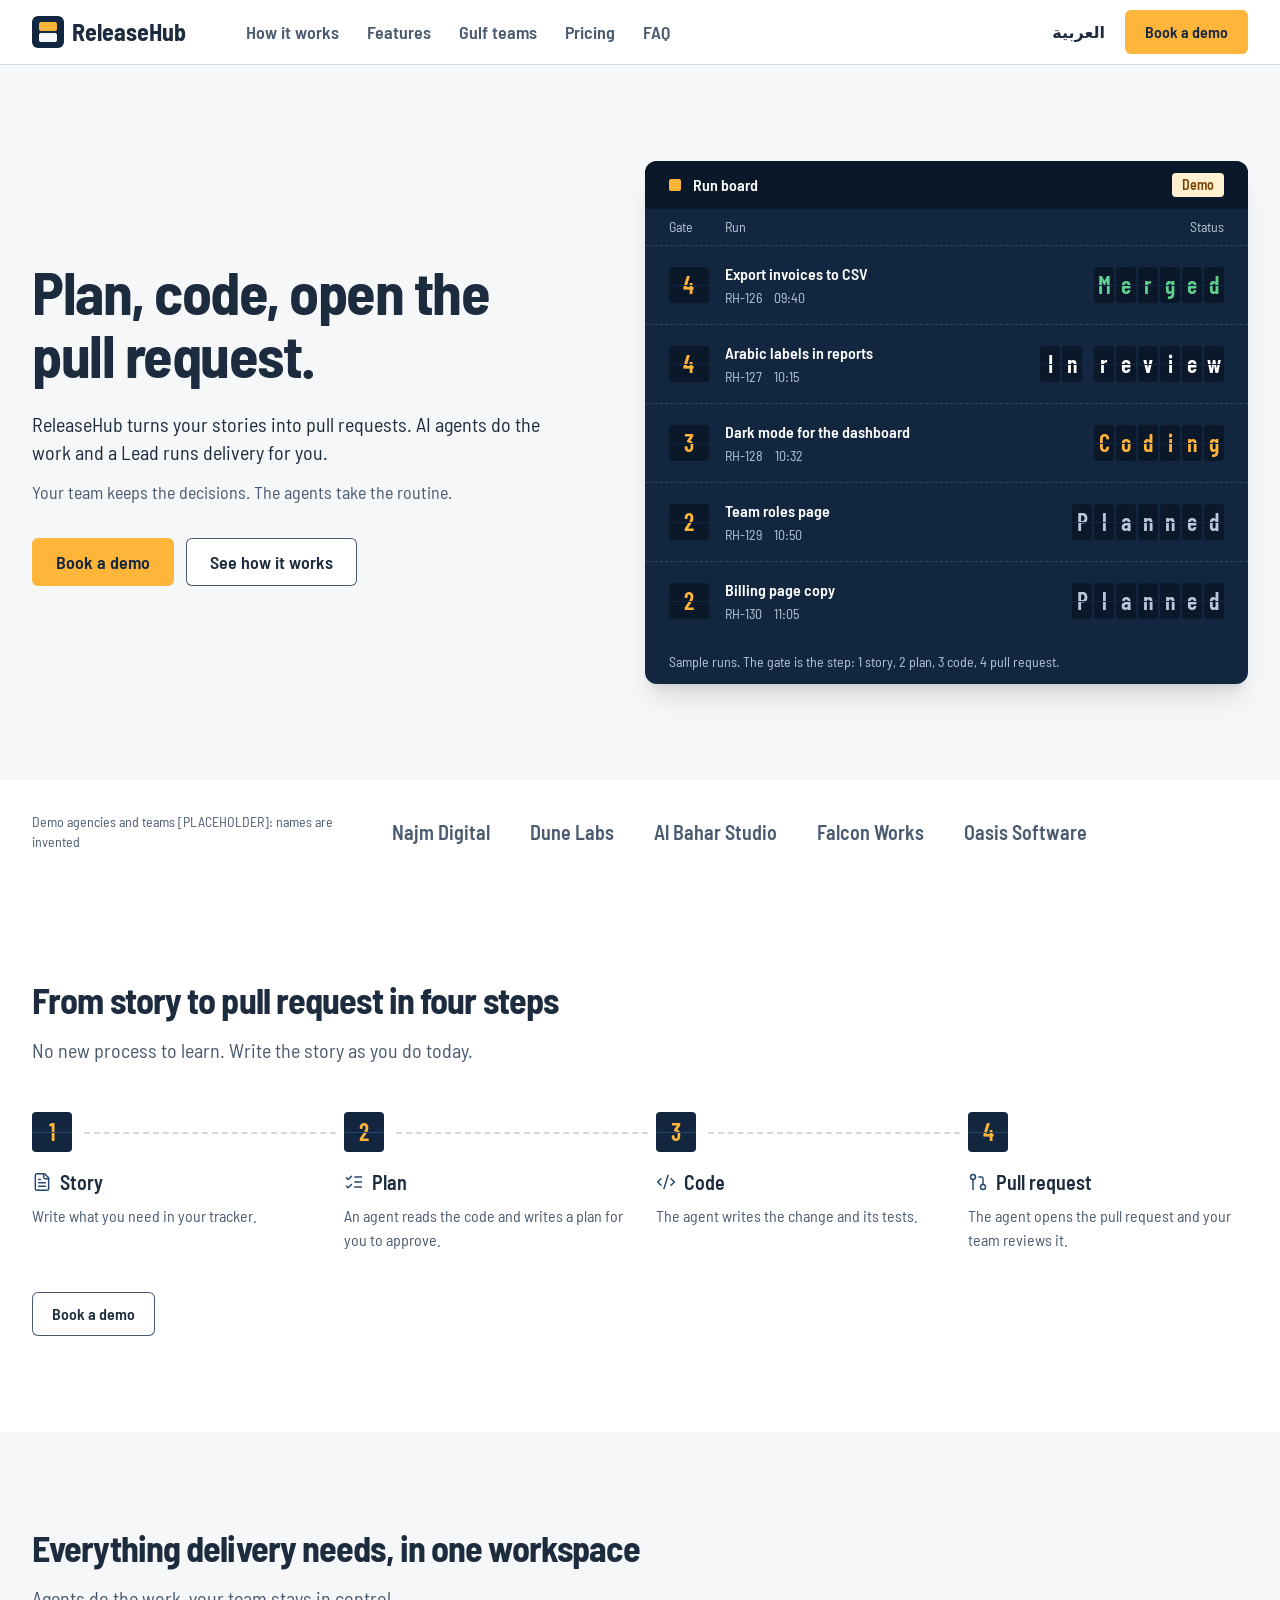
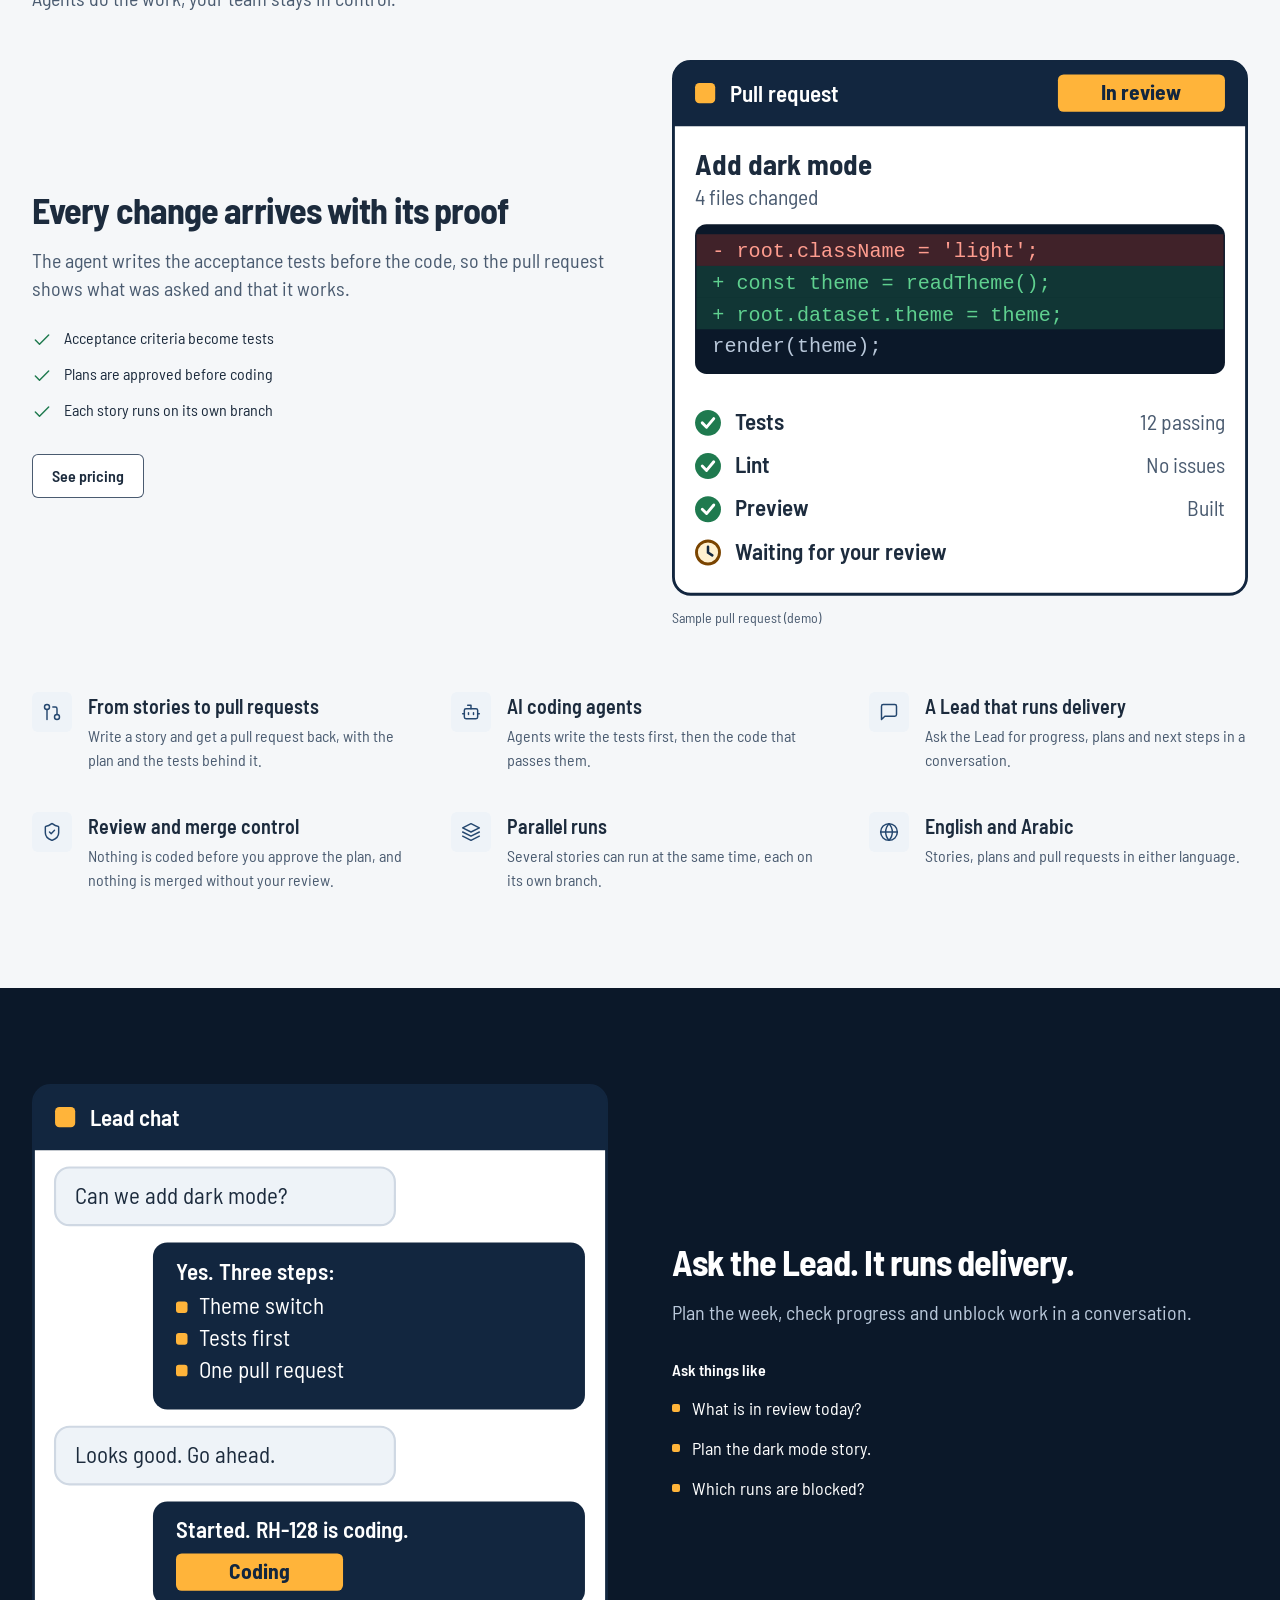
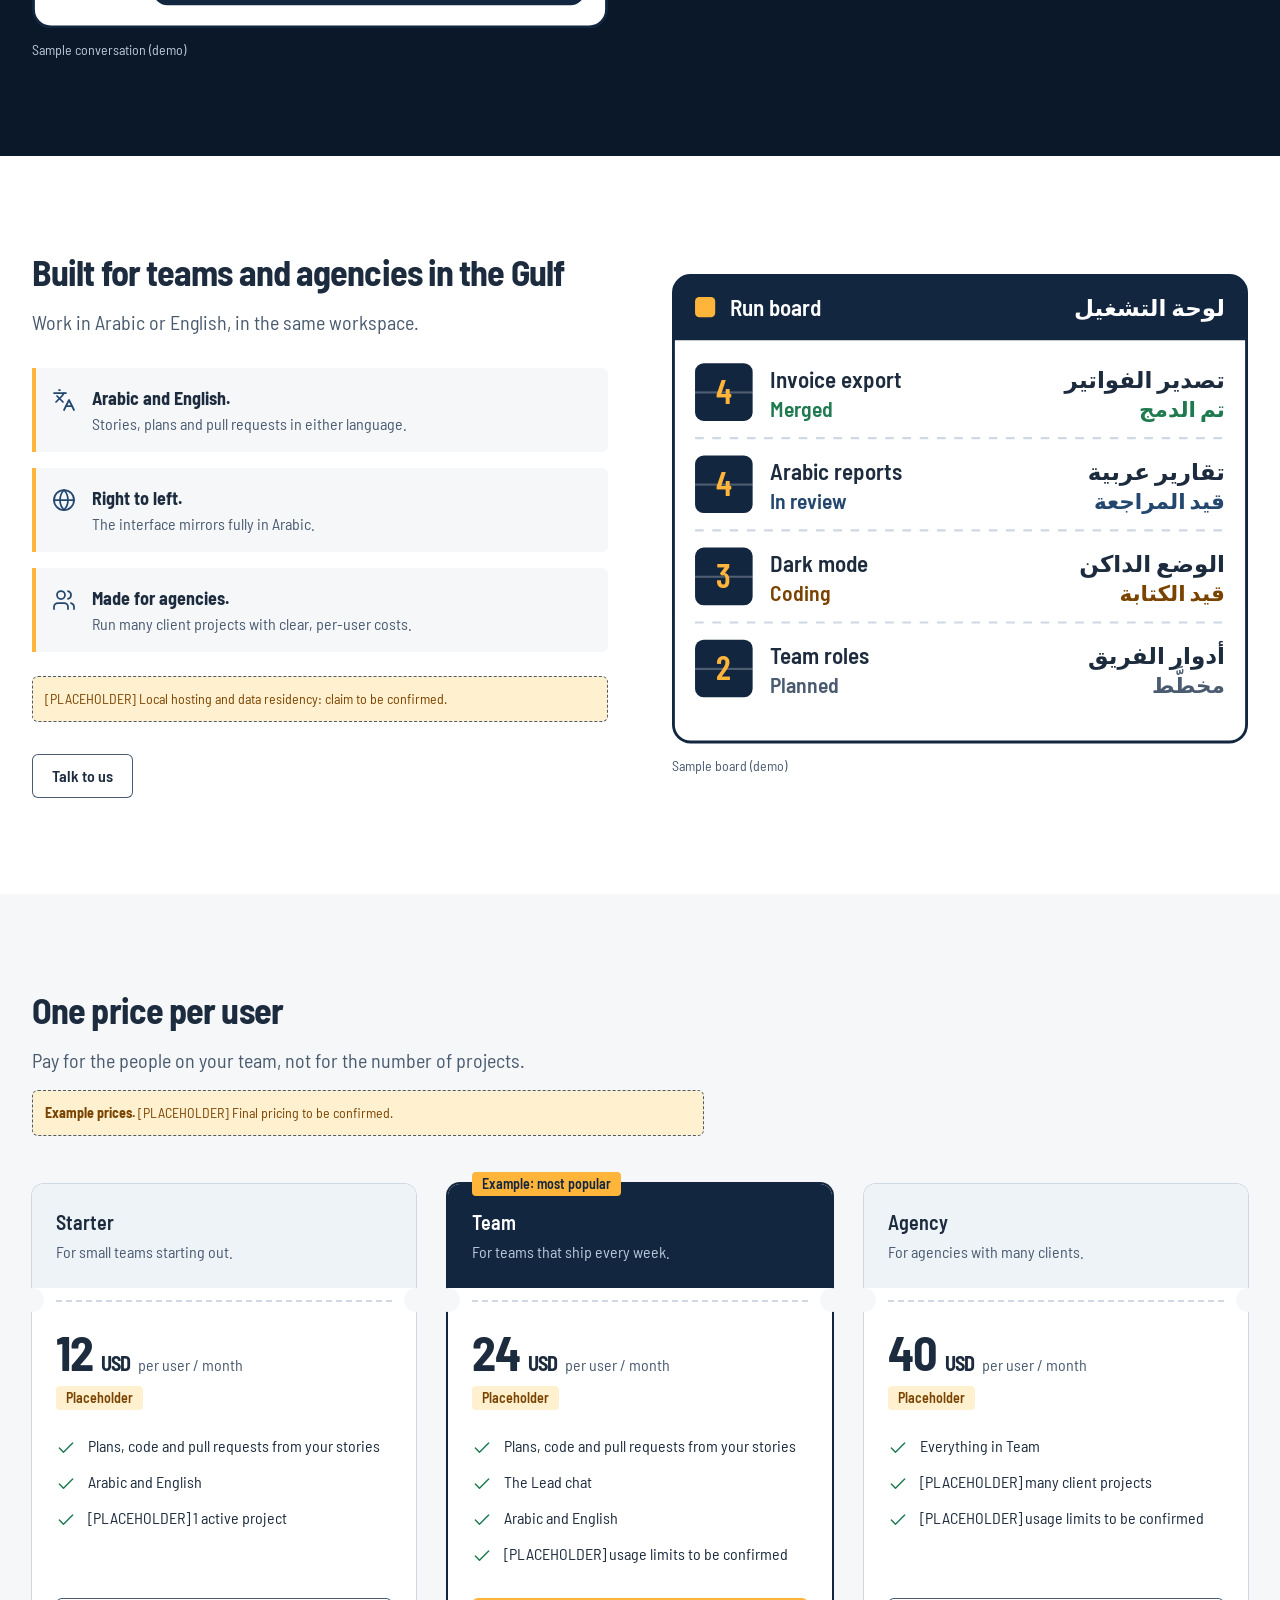
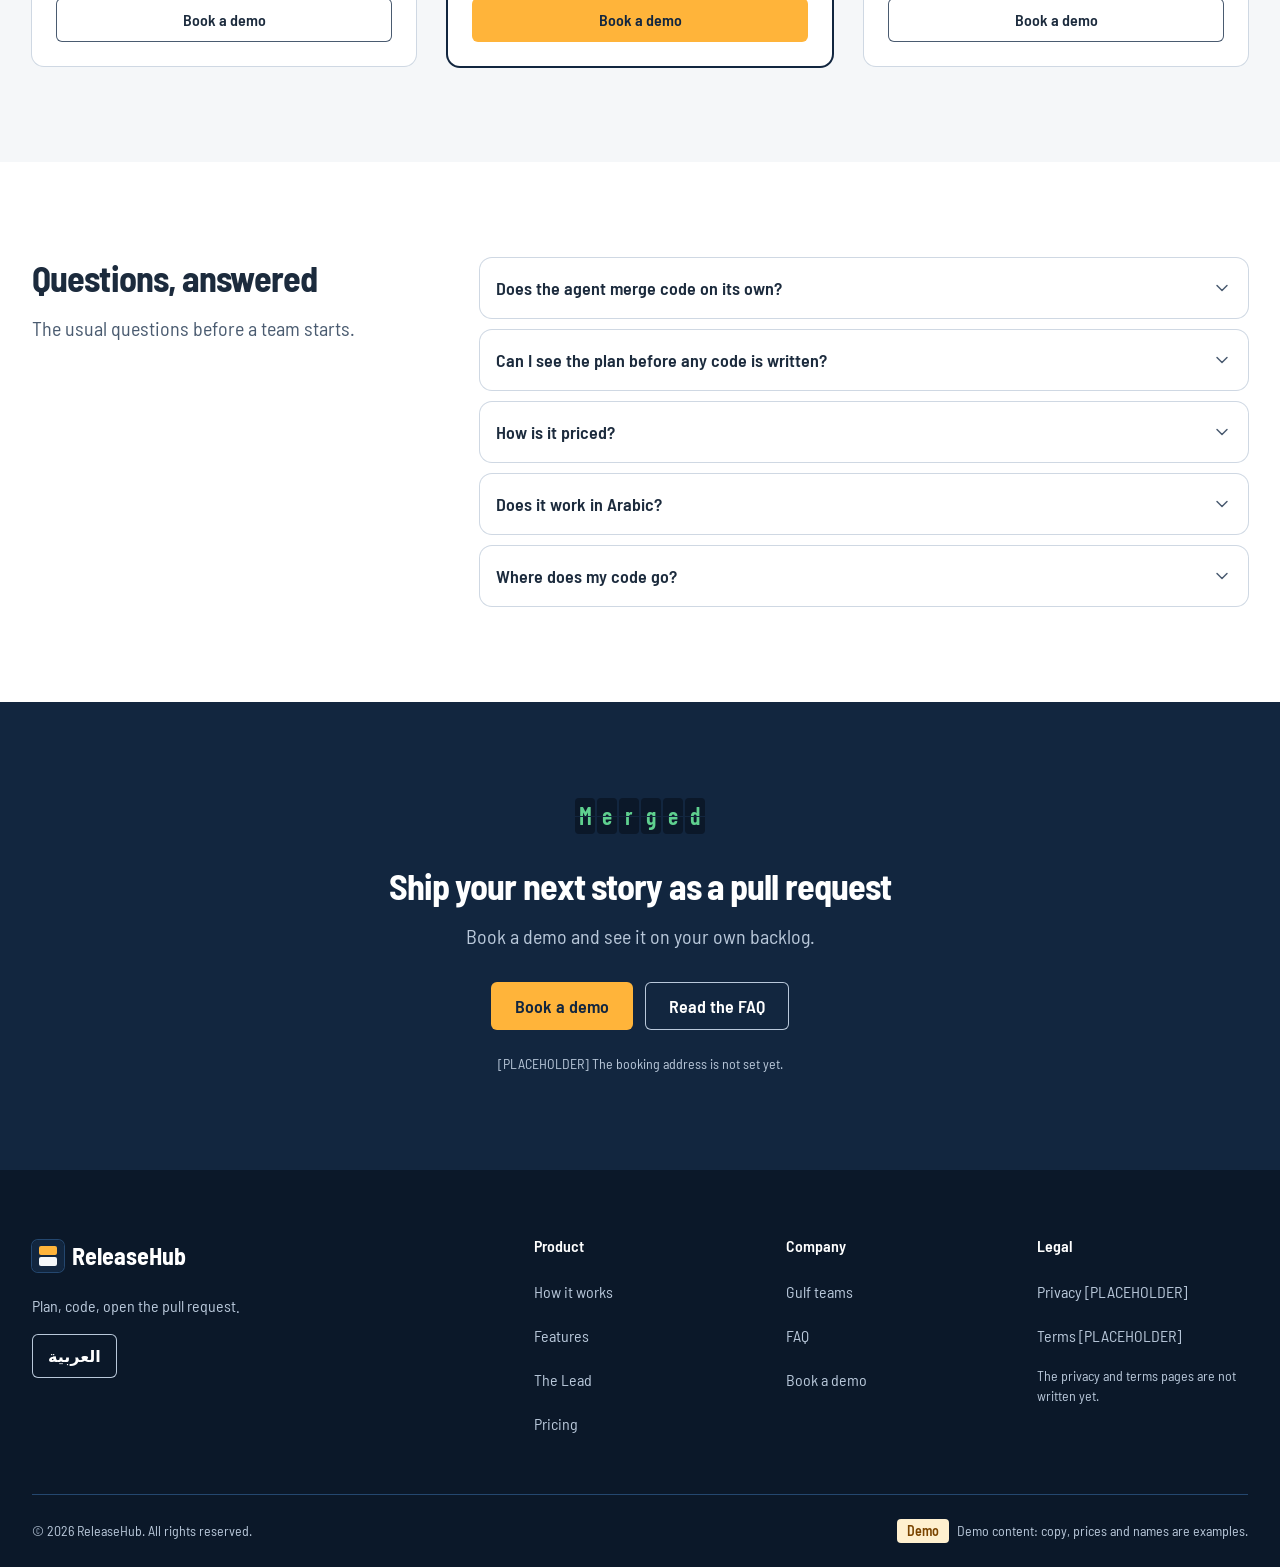
<file: index.html>
<!DOCTYPE html>
<html lang="en" dir="ltr">
<head>
  <meta charset="utf-8">
  <meta name="viewport" content="width=device-width, initial-scale=1">
  <title>ReleaseHub: from story to pull request</title>
  <link rel="icon" href="data:image/svg+xml,%3Csvg xmlns='http://www.w3.org/2000/svg' viewBox='0 0 32 32'%3E%3Crect width='32' height='32' rx='6' fill='%2312263f'/%3E%3Crect x='7' y='6' width='18' height='9' rx='2' fill='%23ffb43a'/%3E%3Crect x='7' y='17' width='18' height='9' rx='2' fill='%23f5f7f9'/%3E%3C/svg%3E">
  <link rel="preload" href="assets/fonts/barlow-semi-condensed-latin-400-normal.woff2" as="font" type="font/woff2" crossorigin>
  <link rel="preload" href="assets/fonts/barlow-semi-condensed-latin-700-normal.woff2" as="font" type="font/woff2" crossorigin>
  <link rel="stylesheet" href="assets/css/styles.css">
  <script src="assets/js/i18n.js" defer></script>
  <script src="assets/js/main.js" defer></script>
</head>
<body>
  <!-- GENERATED by tools/render-pages.mjs from content/demo.json (demo content). Do not edit by hand. -->
  <a class="skip-link" href="#main">Skip to content</a>

  <header class="sticky top-0 z-40 border-b border-line bg-white">
    <div class="wrap flex h-16 items-center gap-2 sm:gap-4">
      <a class="brand" href="#hero" aria-label="ReleaseHub"><svg class="size-8" viewBox="0 0 32 32" aria-hidden="true" focusable="false"><rect width="32" height="32" rx="6" class="fill-enamel"/><rect x="7" y="6" width="18" height="9" rx="2" class="fill-amber"/><rect x="7" y="17" width="18" height="9" rx="2" class="fill-paper"/></svg><span>ReleaseHub</span></a>
      <nav class="ms-8 hidden lg:block" aria-label="Main"><ul class="flex items-center gap-1"><li><a class="nav-link" href="#how">How it works</a></li><li><a class="nav-link" href="#features">Features</a></li><li><a class="nav-link" href="#gulf">Gulf teams</a></li><li><a class="nav-link" href="#pricing">Pricing</a></li><li><a class="nav-link" href="#faq">FAQ</a></li></ul></nav>
      <div class="ms-auto flex items-center gap-2">
        <a class="lang-switch " href="ar/" hreflang="ar" lang="ar" aria-label="Switch language to Arabic" data-lang-switch>العربية</a>
        <a class="btn btn-primary hidden sm:inline-flex" href="#cta" data-cta>Book a demo</a>
        <button class="icon-btn lg:hidden" type="button" aria-expanded="false" aria-controls="sheet" aria-label="Open menu" data-menu-button><svg class="size-6" viewBox="0 0 24 24" fill="none" stroke="currentColor" stroke-width="1.75" stroke-linecap="round" stroke-linejoin="round" aria-hidden="true" focusable="false"><path d="M4 12h16"/><path d="M4 6h16"/><path d="M4 18h16"/></svg></button>
      </div>
    </div>
  </header>
    <div id="sheet" class="sheet" hidden>
      <div class="sheet-backdrop" data-sheet-close></div>
      <div class="sheet-panel" role="dialog" aria-modal="true" aria-label="Mobile menu">
        <div class="flex items-center justify-between">
          <span class="brand"><svg class="size-8" viewBox="0 0 32 32" aria-hidden="true" focusable="false"><rect width="32" height="32" rx="6" class="fill-enamel"/><rect x="7" y="6" width="18" height="9" rx="2" class="fill-amber"/><rect x="7" y="17" width="18" height="9" rx="2" class="fill-paper"/></svg><span>ReleaseHub</span></span>
          <button class="icon-btn" type="button" aria-label="Close menu" data-sheet-close><svg class="size-6" viewBox="0 0 24 24" fill="none" stroke="currentColor" stroke-width="1.75" stroke-linecap="round" stroke-linejoin="round" aria-hidden="true" focusable="false"><path d="M18 6 6 18"/><path d="m6 6 12 12"/></svg></button>
        </div>
        <nav class="mt-6" aria-label="Mobile menu"><ul class="flex flex-col"><li><a class="sheet-link" href="#how" data-sheet-close>How it works</a></li><li><a class="sheet-link" href="#features" data-sheet-close>Features</a></li><li><a class="sheet-link" href="#gulf" data-sheet-close>Gulf teams</a></li><li><a class="sheet-link" href="#pricing" data-sheet-close>Pricing</a></li><li><a class="sheet-link" href="#faq" data-sheet-close>FAQ</a></li></ul></nav>
        <div class="mt-auto flex flex-col gap-3 pt-6">
          <a class="btn btn-primary w-full" href="#cta" data-cta data-sheet-close>Book a demo</a>
          <a class="lang-switch justify-center ring-1 ring-muted" href="ar/" hreflang="ar" lang="ar" aria-label="Switch language to Arabic" data-lang-switch>العربية</a>
        </div>
      </div>
    </div>

  <main id="main">
    <!-- section:hero -->
    <section id="hero" aria-labelledby="hero-title" class="bg-paper py-12 md:py-20 lg:py-24">
      <div class="wrap grid grid-cols-1 items-center gap-12 lg:grid-cols-[1fr_1.1fr] lg:gap-16">
        <div>
          <h1 id="hero-title" class="display">Plan, code, open the pull request.</h1>
          <p class="mt-6 max-w-xl text-xl text-ink">ReleaseHub turns your stories into pull requests. AI agents do the work and a <bdi>Lead</bdi> runs delivery for you.</p>
          <p class="mt-3 max-w-xl text-lg text-muted">Your team keeps the decisions. The agents take the routine.</p>
          <div class="mt-8 flex flex-col gap-3 sm:flex-row">
            <a class="btn btn-primary btn-lg" href="#cta" data-cta>Book a demo</a>
            <a class="btn btn-outline btn-lg" href="#how">See how it works</a>
          </div>
        </div>
        <div class="board" data-flip role="group" aria-label="Run board">
          <div class="flex items-center justify-between bg-enamel-deep px-4 py-3 sm:px-6">
            <p class="flex items-center gap-3 font-semibold text-white"><span class="size-3 rounded-[2px] bg-amber" aria-hidden="true"></span>Run board</p>
            <span class="badge badge-demo">Demo</span>
          </div>
          <div class="board-cols" aria-hidden="true"><span>Gate</span><span>Run</span><span>Status</span></div>
          <ol class="board-rows"><li class="board-row">
              <span class="gate-plate"><span class="sr-only">Gate 4</span><span class="ch" aria-hidden="true">4</span></span>
              <div class="min-w-0">
                <p class="font-semibold text-white">Export invoices to CSV</p>
                <p class="mt-0.5 flex gap-3 text-sm text-enamel-text"><bdi dir="ltr">RH-126</bdi><bdi dir="ltr"><time>09:40</time></bdi></p>
              </div>
              <p class="board-status st-merged"><span class="sr-only">Merged</span><span class="flex items-center gap-0.5" aria-hidden="true"><span class="ch">M</span><span class="ch">e</span><span class="ch">r</span><span class="ch">g</span><span class="ch">e</span><span class="ch">d</span></span></p>
            </li><li class="board-row">
              <span class="gate-plate"><span class="sr-only">Gate 4</span><span class="ch" aria-hidden="true">4</span></span>
              <div class="min-w-0">
                <p class="font-semibold text-white">Arabic labels in reports</p>
                <p class="mt-0.5 flex gap-3 text-sm text-enamel-text"><bdi dir="ltr">RH-127</bdi><bdi dir="ltr"><time>10:15</time></bdi></p>
              </div>
              <p class="board-status st-review"><span class="sr-only">In review</span><span class="flex items-center gap-0.5" aria-hidden="true"><span class="ch">I</span><span class="ch">n</span><span class="ch-gap"></span><span class="ch">r</span><span class="ch">e</span><span class="ch">v</span><span class="ch">i</span><span class="ch">e</span><span class="ch">w</span></span></p>
            </li><li class="board-row">
              <span class="gate-plate"><span class="sr-only">Gate 3</span><span class="ch" aria-hidden="true">3</span></span>
              <div class="min-w-0">
                <p class="font-semibold text-white">Dark mode for the dashboard</p>
                <p class="mt-0.5 flex gap-3 text-sm text-enamel-text"><bdi dir="ltr">RH-128</bdi><bdi dir="ltr"><time>10:32</time></bdi></p>
              </div>
              <p class="board-status st-coding"><span class="sr-only">Coding</span><span class="flex items-center gap-0.5" aria-hidden="true"><span class="ch">C</span><span class="ch">o</span><span class="ch">d</span><span class="ch">i</span><span class="ch">n</span><span class="ch">g</span></span></p>
            </li><li class="board-row">
              <span class="gate-plate"><span class="sr-only">Gate 2</span><span class="ch" aria-hidden="true">2</span></span>
              <div class="min-w-0">
                <p class="font-semibold text-white">Team roles page</p>
                <p class="mt-0.5 flex gap-3 text-sm text-enamel-text"><bdi dir="ltr">RH-129</bdi><bdi dir="ltr"><time>10:50</time></bdi></p>
              </div>
              <p class="board-status st-planned"><span class="sr-only">Planned</span><span class="flex items-center gap-0.5" aria-hidden="true"><span class="ch">P</span><span class="ch">l</span><span class="ch">a</span><span class="ch">n</span><span class="ch">n</span><span class="ch">e</span><span class="ch">d</span></span></p>
            </li><li class="board-row">
              <span class="gate-plate"><span class="sr-only">Gate 2</span><span class="ch" aria-hidden="true">2</span></span>
              <div class="min-w-0">
                <p class="font-semibold text-white">Billing page copy</p>
                <p class="mt-0.5 flex gap-3 text-sm text-enamel-text"><bdi dir="ltr">RH-130</bdi><bdi dir="ltr"><time>11:05</time></bdi></p>
              </div>
              <p class="board-status st-planned"><span class="sr-only">Planned</span><span class="flex items-center gap-0.5" aria-hidden="true"><span class="ch">P</span><span class="ch">l</span><span class="ch">a</span><span class="ch">n</span><span class="ch">n</span><span class="ch">e</span><span class="ch">d</span></span></p>
            </li></ol>
          <p class="px-4 py-3 text-sm text-enamel-text sm:px-6">Sample runs. The gate is the step: 1 story, 2 plan, 3 code, 4 pull request.</p>
        </div>
      </div>
    </section>
    <!-- /section:hero -->

    <section aria-label="Demo agencies and teams [PLACEHOLDER]: names are invented" class="bg-white py-8">
      <div class="wrap flex flex-col items-start gap-4 lg:flex-row lg:items-center lg:gap-10">
        <p class="max-w-xs text-sm text-muted">Demo agencies and teams [PLACEHOLDER]: names are invented</p>
        <ul class="flex flex-wrap gap-x-10 gap-y-3 text-xl font-semibold text-muted"><li><bdi dir="ltr">Najm Digital</bdi></li><li><bdi dir="ltr">Dune Labs</bdi></li><li><bdi dir="ltr">Al Bahar Studio</bdi></li><li><bdi dir="ltr">Falcon Works</bdi></li><li><bdi dir="ltr">Oasis Software</bdi></li></ul>
      </div>
    </section>

    <!-- section:how-it-works -->
    <section id="how" aria-labelledby="how-title" class="section bg-white">
      <div class="wrap">
        <div class="max-w-2xl ">
        <h2 id="how-title" class="h2">From story to pull request in four steps</h2>
        <p class="lede">No new process to learn. Write the story as you do today.</p>
      </div>
        <ol class="gate-list mt-12"><li class="gate">
            <span class="gate-num" aria-hidden="true">1</span>
            <div>
              <h3 class="h3 flex items-center gap-2"><svg class="size-5 text-enamel-raised" viewBox="0 0 24 24" fill="none" stroke="currentColor" stroke-width="1.75" stroke-linecap="round" stroke-linejoin="round" aria-hidden="true" focusable="false"><path d="M15 2H6a2 2 0 0 0-2 2v16a2 2 0 0 0 2 2h12a2 2 0 0 0 2-2V7z"/><path d="M14 2v4a2 2 0 0 0 2 2h4"/><path d="M16 13H8"/><path d="M16 17H8"/><path d="M10 9H8"/></svg>Story</h3>
              <p class="mt-2 text-muted">Write what you need in your tracker.</p>
            </div>
          </li><li class="gate">
            <span class="gate-num" aria-hidden="true">2</span>
            <div>
              <h3 class="h3 flex items-center gap-2"><svg class="size-5 text-enamel-raised" viewBox="0 0 24 24" fill="none" stroke="currentColor" stroke-width="1.75" stroke-linecap="round" stroke-linejoin="round" aria-hidden="true" focusable="false"><path d="m3 17 2 2 4-4"/><path d="m3 7 2 2 4-4"/><path d="M13 6h8"/><path d="M13 12h8"/><path d="M13 18h8"/></svg>Plan</h3>
              <p class="mt-2 text-muted">An agent reads the code and writes a plan for you to approve.</p>
            </div>
          </li><li class="gate">
            <span class="gate-num" aria-hidden="true">3</span>
            <div>
              <h3 class="h3 flex items-center gap-2"><svg class="size-5 text-enamel-raised" viewBox="0 0 24 24" fill="none" stroke="currentColor" stroke-width="1.75" stroke-linecap="round" stroke-linejoin="round" aria-hidden="true" focusable="false"><path d="m18 16 4-4-4-4"/><path d="m6 8-4 4 4 4"/><path d="m14.5 4-5 16"/></svg>Code</h3>
              <p class="mt-2 text-muted">The agent writes the change and its tests.</p>
            </div>
          </li><li class="gate">
            <span class="gate-num" aria-hidden="true">4</span>
            <div>
              <h3 class="h3 flex items-center gap-2"><svg class="size-5 text-enamel-raised" viewBox="0 0 24 24" fill="none" stroke="currentColor" stroke-width="1.75" stroke-linecap="round" stroke-linejoin="round" aria-hidden="true" focusable="false"><circle cx="18" cy="18" r="3"/><circle cx="6" cy="6" r="3"/><path d="M13 6h3a2 2 0 0 1 2 2v7"/><path d="M6 9v12"/></svg>Pull request</h3>
              <p class="mt-2 text-muted">The agent opens the pull request and your team reviews it.</p>
            </div>
          </li></ol>
        <p class="mt-10"><a class="btn btn-outline" href="#cta" data-cta>Book a demo</a></p>
      </div>
    </section>
    <!-- /section:how-it-works -->

    <!-- section:features -->
    <section id="features" aria-labelledby="features-title" class="section bg-paper">
      <div class="wrap">
        <div class="max-w-2xl ">
        <h2 id="features-title" class="h2">Everything delivery needs, in one workspace</h2>
        <p class="lede">Agents do the work, your team stays in control.</p>
      </div>
        <div class="mt-12 grid items-center gap-10 lg:grid-cols-2 lg:gap-16">
          <div>
            <h3 class="h2">Every change arrives with its proof</h3>
            <p class="lede">The agent writes the acceptance tests before the code, so the pull request shows what was asked and that it works.</p>
            <ul class="mt-6 space-y-3 text-ink"><li class="flex items-start gap-3"><svg class="mt-1 size-5 shrink-0 text-go" viewBox="0 0 24 24" fill="none" stroke="currentColor" stroke-width="1.75" stroke-linecap="round" stroke-linejoin="round" aria-hidden="true" focusable="false"><path d="M20 6 9 17l-5-5"/></svg><span>Acceptance criteria become tests</span></li><li class="flex items-start gap-3"><svg class="mt-1 size-5 shrink-0 text-go" viewBox="0 0 24 24" fill="none" stroke="currentColor" stroke-width="1.75" stroke-linecap="round" stroke-linejoin="round" aria-hidden="true" focusable="false"><path d="M20 6 9 17l-5-5"/></svg><span>Plans are approved before coding</span></li><li class="flex items-start gap-3"><svg class="mt-1 size-5 shrink-0 text-go" viewBox="0 0 24 24" fill="none" stroke="currentColor" stroke-width="1.75" stroke-linecap="round" stroke-linejoin="round" aria-hidden="true" focusable="false"><path d="M20 6 9 17l-5-5"/></svg><span>Each story runs on its own branch</span></li></ul>
            <p class="mt-8"><a class="btn btn-outline" href="#pricing">See pricing</a></p>
          </div>
          <figure class="m-0"><svg class="scene" dir="ltr" viewBox="0 0 400 372" role="img" aria-labelledby="sc-pr-t" focusable="false"><title id="sc-pr-t">Drawing of a pull request: four changed files with a small code diff, three passing checks and a review that is still open.</title>
            <rect x="1" y="1" width="398" height="370" rx="12" class="fill-white stroke-enamel" stroke-width="2"/><path d="M1 46V13a12 12 0 0 1 12-12h374a12 12 0 0 1 12 12v33z" class="fill-enamel"/>
            <rect x="16" y="16" width="14" height="14" rx="3" class="fill-amber"/><text x="40" y="29" class="fill-white" font-size="16" font-weight="600">Pull request</text>
            <rect x="268" y="10" width="116" height="26" rx="4" class="fill-amber"/><text x="326" y="28" text-anchor="middle" class="fill-enamel" font-size="15" font-weight="700">In review</text>
            <text x="16" y="80" class="fill-ink" font-size="20" font-weight="700">Add dark mode</text><text x="16" y="101" class="fill-muted" font-size="15" font-weight="400">4 files changed</text>
            <rect x="16" y="114" width="368" height="104" rx="8" class="fill-enamel-deep"/>
            <rect x="17" y="121" width="366" height="22" class="fill-hold/30"/><text x="28" y="137" class="font-mono fill-hold-lit" font-size="14">- root.className = 'light';</text><rect x="17" y="143" width="366" height="22" class="fill-go/30"/><text x="28" y="159" class="font-mono fill-go-lit" font-size="14">+ const theme = readTheme();</text><rect x="17" y="165" width="366" height="22" class="fill-go/30"/><text x="28" y="181" class="font-mono fill-go-lit" font-size="14">+ root.dataset.theme = theme;</text><text x="28" y="203" class="font-mono fill-enamel-text" font-size="14">  render(theme);</text>
            <circle cx="25" cy="252" r="9" class="fill-go"/><path d="M21 252l3 3 5-6" fill="none" class="stroke-white" stroke-width="2" stroke-linecap="round" stroke-linejoin="round"/><text x="44" y="257" class="fill-ink" font-size="16" font-weight="600">Tests</text><text x="384" y="257" text-anchor="end" class="fill-muted" font-size="15" font-weight="400">12 passing</text><circle cx="25" cy="282" r="9" class="fill-go"/><path d="M21 282l3 3 5-6" fill="none" class="stroke-white" stroke-width="2" stroke-linecap="round" stroke-linejoin="round"/><text x="44" y="287" class="fill-ink" font-size="16" font-weight="600">Lint</text><text x="384" y="287" text-anchor="end" class="fill-muted" font-size="15" font-weight="400">No issues</text><circle cx="25" cy="312" r="9" class="fill-go"/><path d="M21 312l3 3 5-6" fill="none" class="stroke-white" stroke-width="2" stroke-linecap="round" stroke-linejoin="round"/><text x="44" y="317" class="fill-ink" font-size="16" font-weight="600">Preview</text><text x="384" y="317" text-anchor="end" class="fill-muted" font-size="15" font-weight="400">Built</text>
            <circle cx="25" cy="342" r="8" class="fill-amber-soft stroke-amber-deep" stroke-width="2"/><path d="M25 338v4l3 2" fill="none" class="stroke-enamel" stroke-width="1.75" stroke-linecap="round"/><text x="44" y="347" class="fill-ink" font-size="16" font-weight="600">Waiting for your review</text></svg><figcaption class="mt-3 text-sm text-muted">Sample pull request (demo)</figcaption></figure>
        </div>
        <ul class="mt-16 grid gap-x-10 gap-y-10 md:grid-cols-2 lg:grid-cols-3"><li class="flex gap-4">
            <span class="feat-icon"><svg class="size-5" viewBox="0 0 24 24" fill="none" stroke="currentColor" stroke-width="1.75" stroke-linecap="round" stroke-linejoin="round" aria-hidden="true" focusable="false"><circle cx="18" cy="18" r="3"/><circle cx="6" cy="6" r="3"/><path d="M13 6h3a2 2 0 0 1 2 2v7"/><path d="M6 9v12"/></svg></span>
            <div><h3 class="h3">From stories to pull requests</h3><p class="mt-1 text-muted">Write a story and get a pull request back, with the plan and the tests behind it.</p></div>
          </li><li class="flex gap-4">
            <span class="feat-icon"><svg class="size-5" viewBox="0 0 24 24" fill="none" stroke="currentColor" stroke-width="1.75" stroke-linecap="round" stroke-linejoin="round" aria-hidden="true" focusable="false"><path d="M12 8V4H8"/><rect width="16" height="12" x="4" y="8" rx="2"/><path d="M2 14h2"/><path d="M20 14h2"/><path d="M15 13v2"/><path d="M9 13v2"/></svg></span>
            <div><h3 class="h3">AI coding agents</h3><p class="mt-1 text-muted">Agents write the tests first, then the code that passes them.</p></div>
          </li><li class="flex gap-4">
            <span class="feat-icon"><svg class="size-5" viewBox="0 0 24 24" fill="none" stroke="currentColor" stroke-width="1.75" stroke-linecap="round" stroke-linejoin="round" aria-hidden="true" focusable="false"><path d="M21 15a2 2 0 0 1-2 2H7l-4 4V5a2 2 0 0 1 2-2h14a2 2 0 0 1 2 2z"/></svg></span>
            <div><h3 class="h3">A <bdi>Lead</bdi> that runs delivery</h3><p class="mt-1 text-muted">Ask the <bdi>Lead</bdi> for progress, plans and next steps in a conversation.</p></div>
          </li><li class="flex gap-4">
            <span class="feat-icon"><svg class="size-5" viewBox="0 0 24 24" fill="none" stroke="currentColor" stroke-width="1.75" stroke-linecap="round" stroke-linejoin="round" aria-hidden="true" focusable="false"><path d="M20 13c0 5-3.5 7.5-7.66 8.95a1 1 0 0 1-.67-.01C7.5 20.5 4 18 4 13V6a1 1 0 0 1 1-1c2 0 4.5-1.2 6.24-2.72a1.17 1.17 0 0 1 1.52 0C14.51 3.81 17 5 19 5a1 1 0 0 1 1 1z"/><path d="m9 12 2 2 4-4"/></svg></span>
            <div><h3 class="h3">Review and merge control</h3><p class="mt-1 text-muted">Nothing is coded before you approve the plan, and nothing is merged without your review.</p></div>
          </li><li class="flex gap-4">
            <span class="feat-icon"><svg class="size-5" viewBox="0 0 24 24" fill="none" stroke="currentColor" stroke-width="1.75" stroke-linecap="round" stroke-linejoin="round" aria-hidden="true" focusable="false"><path d="m12 2 10 5-10 5L2 7z"/><path d="m2 12 10 5 10-5"/><path d="m2 17 10 5 10-5"/></svg></span>
            <div><h3 class="h3">Parallel runs</h3><p class="mt-1 text-muted">Several stories can run at the same time, each on its own branch.</p></div>
          </li><li class="flex gap-4">
            <span class="feat-icon"><svg class="size-5" viewBox="0 0 24 24" fill="none" stroke="currentColor" stroke-width="1.75" stroke-linecap="round" stroke-linejoin="round" aria-hidden="true" focusable="false"><circle cx="12" cy="12" r="10"/><path d="M12 2a14.5 14.5 0 0 0 0 20 14.5 14.5 0 0 0 0-20"/><path d="M2 12h20"/></svg></span>
            <div><h3 class="h3">English and Arabic</h3><p class="mt-1 text-muted">Stories, plans and pull requests in either language.</p></div>
          </li></ul>
      </div>
    </section>
    <!-- /section:features -->

    <!-- section:lead-chat -->
    <section id="lead" aria-labelledby="lead-title" class="section on-dark bg-enamel-deep">
      <div class="wrap grid items-center gap-10 lg:grid-cols-2 lg:gap-16">
        <div>
          <h2 id="lead-title" class="h2 text-white">Ask the <bdi>Lead</bdi>. It runs delivery.</h2>
          <p class="lede text-enamel-text">Plan the week, check progress and unblock work in a conversation.</p>
          <p class="mt-8 font-semibold text-white">Ask things like</p>
          <ul class="mt-3 space-y-3 text-lg text-white"><li class="flex items-start gap-3"><span class="mt-2.5 size-2 shrink-0 rounded-[2px] bg-amber" aria-hidden="true"></span><span>What is in review today?</span></li><li class="flex items-start gap-3"><span class="mt-2.5 size-2 shrink-0 rounded-[2px] bg-amber" aria-hidden="true"></span><span>Plan the dark mode story.</span></li><li class="flex items-start gap-3"><span class="mt-2.5 size-2 shrink-0 rounded-[2px] bg-amber" aria-hidden="true"></span><span>Which runs are blocked?</span></li></ul>
        </div>
        <figure class="m-0 lg:order-first"><svg class="scene" dir="ltr" viewBox="0 0 400 378" role="img" aria-labelledby="sc-chat-t" focusable="false"><title id="sc-chat-t">Drawing of the Lead chat: you ask for dark mode, the Lead replies with a three-step plan and starts the run.</title>
            <rect x="1" y="1" width="398" height="376" rx="12" class="fill-white stroke-enamel" stroke-width="2"/><path d="M1 46V13a12 12 0 0 1 12-12h374a12 12 0 0 1 12 12v33z" class="fill-enamel"/>
            <rect x="16" y="16" width="14" height="14" rx="3" class="fill-amber"/><text x="40" y="29" class="fill-white" font-size="16" font-weight="600">Lead chat</text>
            <rect x="16" y="58" width="236" height="40" rx="10" class="fill-enamel-50 stroke-line" stroke-width="1.5"/><text x="30" y="83" class="fill-ink" font-size="16" font-weight="400">Can we add dark mode?</text>
            <rect x="84" y="110" width="300" height="116" rx="10" class="fill-enamel"/><text x="100" y="136" class="fill-white" font-size="16" font-weight="600">Yes. Three steps:</text><rect x="100" y="151" width="8" height="8" rx="2" class="fill-amber"/><text x="116" y="160" class="fill-white" font-size="16" font-weight="400">Theme switch</text><rect x="100" y="173" width="8" height="8" rx="2" class="fill-amber"/><text x="116" y="182" class="fill-white" font-size="16" font-weight="400">Tests first</text><rect x="100" y="195" width="8" height="8" rx="2" class="fill-amber"/><text x="116" y="204" class="fill-white" font-size="16" font-weight="400">One pull request</text>
            <rect x="16" y="238" width="236" height="40" rx="10" class="fill-enamel-50 stroke-line" stroke-width="1.5"/><text x="30" y="263" class="fill-ink" font-size="16" font-weight="400">Looks good. Go ahead.</text>
            <rect x="84" y="290" width="300" height="72" rx="10" class="fill-enamel"/><text x="100" y="315" class="fill-white" font-size="16" font-weight="600">Started. RH-128 is coding.</text>
            <rect x="100" y="326" width="116" height="26" rx="4" class="fill-amber"/><text x="158" y="344" text-anchor="middle" class="fill-enamel" font-size="15" font-weight="700">Coding</text></svg><figcaption class="mt-3 text-sm text-enamel-text">Sample conversation (demo)</figcaption></figure>
      </div>
    </section>
    <!-- /section:lead-chat -->

    <!-- section:audience -->
    <section id="gulf" aria-labelledby="gulf-title" class="section bg-white">
      <div class="wrap grid items-center gap-10 lg:grid-cols-2 lg:gap-16">
        <div>
          <h2 id="gulf-title" class="h2">Built for teams and agencies in the Gulf</h2>
          <p class="lede">Work in Arabic or English, in the same workspace.</p>
          <ul class="mt-8 space-y-4"><li class="gulf-row"><svg class="mt-1 size-6 shrink-0 text-enamel-raised" viewBox="0 0 24 24" fill="none" stroke="currentColor" stroke-width="1.75" stroke-linecap="round" stroke-linejoin="round" aria-hidden="true" focusable="false"><path d="m5 8 6 6"/><path d="m4 14 6-6 2-3"/><path d="M2 5h12"/><path d="M7 2h1"/><path d="m22 22-5-10-5 10"/><path d="M14 18h6"/></svg><p class="text-muted"><strong class="block text-lg text-ink">Arabic and English.</strong>Stories, plans and pull requests in either language.</p></li><li class="gulf-row"><svg class="mt-1 size-6 shrink-0 text-enamel-raised" viewBox="0 0 24 24" fill="none" stroke="currentColor" stroke-width="1.75" stroke-linecap="round" stroke-linejoin="round" aria-hidden="true" focusable="false"><circle cx="12" cy="12" r="10"/><path d="M12 2a14.5 14.5 0 0 0 0 20 14.5 14.5 0 0 0 0-20"/><path d="M2 12h20"/></svg><p class="text-muted"><strong class="block text-lg text-ink">Right to left.</strong>The interface mirrors fully in Arabic.</p></li><li class="gulf-row"><svg class="mt-1 size-6 shrink-0 text-enamel-raised" viewBox="0 0 24 24" fill="none" stroke="currentColor" stroke-width="1.75" stroke-linecap="round" stroke-linejoin="round" aria-hidden="true" focusable="false"><path d="M16 21v-2a4 4 0 0 0-4-4H6a4 4 0 0 0-4 4v2"/><circle cx="9" cy="7" r="4"/><path d="M22 21v-2a4 4 0 0 0-3-3.87"/><path d="M16 3.13a4 4 0 0 1 0 7.75"/></svg><p class="text-muted"><strong class="block text-lg text-ink">Made for agencies.</strong>Run many client projects with clear, per-user costs.</p></li></ul>
          <p class="note mt-6">[PLACEHOLDER] Local hosting and data residency: claim to be confirmed.</p>
          <p class="mt-8"><a class="btn btn-outline" href="#cta" data-cta>Talk to us</a></p>
        </div>
        <figure class="m-0"><svg class="scene" dir="ltr" viewBox="0 0 400 326" role="img" aria-labelledby="sc-board-t" focusable="false"><title id="sc-board-t">Drawing of a bilingual run board with four runs in English and Arabic: merged, in review, coding and planned.</title>
            <rect x="1" y="1" width="398" height="324" rx="12" class="fill-white stroke-enamel" stroke-width="2"/><path d="M1 46V13a12 12 0 0 1 12-12h374a12 12 0 0 1 12 12v33z" class="fill-enamel"/>
            <rect x="16" y="16" width="14" height="14" rx="3" class="fill-amber"/><text x="40" y="29" class="fill-white" font-size="16" font-weight="600">Run board</text><text x="384" y="29" direction="rtl" class="fill-white" font-size="16" font-weight="600">لوحة التشغيل</text>
            <rect x="16" y="62" width="40" height="40" rx="6" class="fill-enamel"/><rect x="16" y="81.5" width="40" height="1.5" class="fill-white/25"/><text x="36" y="90" text-anchor="middle" class="fill-amber font-board" font-size="24" font-weight="600">4</text>
            <text x="68" y="79" class="fill-ink" font-size="16" font-weight="600">Invoice export</text><text x="68" y="99" class="fill-go" font-size="15" font-weight="600">Merged</text>
            <text x="384" y="79" direction="rtl" class="fill-ink" font-size="16" font-weight="600">تصدير الفواتير</text><text x="384" y="99" direction="rtl" class="fill-go" font-size="15" font-weight="600">تم الدمج</text>
            <line x1="16" y1="114" x2="384" y2="114" class="stroke-line" stroke-width="1.5" stroke-dasharray="6 6"/><rect x="16" y="126" width="40" height="40" rx="6" class="fill-enamel"/><rect x="16" y="145.5" width="40" height="1.5" class="fill-white/25"/><text x="36" y="154" text-anchor="middle" class="fill-amber font-board" font-size="24" font-weight="600">4</text>
            <text x="68" y="143" class="fill-ink" font-size="16" font-weight="600">Arabic reports</text><text x="68" y="163" class="fill-enamel-raised" font-size="15" font-weight="600">In review</text>
            <text x="384" y="143" direction="rtl" class="fill-ink" font-size="16" font-weight="600">تقارير عربية</text><text x="384" y="163" direction="rtl" class="fill-enamel-raised" font-size="15" font-weight="600">قيد المراجعة</text>
            <line x1="16" y1="178" x2="384" y2="178" class="stroke-line" stroke-width="1.5" stroke-dasharray="6 6"/><rect x="16" y="190" width="40" height="40" rx="6" class="fill-enamel"/><rect x="16" y="209.5" width="40" height="1.5" class="fill-white/25"/><text x="36" y="218" text-anchor="middle" class="fill-amber font-board" font-size="24" font-weight="600">3</text>
            <text x="68" y="207" class="fill-ink" font-size="16" font-weight="600">Dark mode</text><text x="68" y="227" class="fill-amber-deep" font-size="15" font-weight="600">Coding</text>
            <text x="384" y="207" direction="rtl" class="fill-ink" font-size="16" font-weight="600">الوضع الداكن</text><text x="384" y="227" direction="rtl" class="fill-amber-deep" font-size="15" font-weight="600">قيد الكتابة</text>
            <line x1="16" y1="242" x2="384" y2="242" class="stroke-line" stroke-width="1.5" stroke-dasharray="6 6"/><rect x="16" y="254" width="40" height="40" rx="6" class="fill-enamel"/><rect x="16" y="273.5" width="40" height="1.5" class="fill-white/25"/><text x="36" y="282" text-anchor="middle" class="fill-amber font-board" font-size="24" font-weight="600">2</text>
            <text x="68" y="271" class="fill-ink" font-size="16" font-weight="600">Team roles</text><text x="68" y="291" class="fill-muted" font-size="15" font-weight="600">Planned</text>
            <text x="384" y="271" direction="rtl" class="fill-ink" font-size="16" font-weight="600">أدوار الفريق</text><text x="384" y="291" direction="rtl" class="fill-muted" font-size="15" font-weight="600">مخطَّط</text>
            </svg><figcaption class="mt-3 text-sm text-muted">Sample board (demo)</figcaption></figure>
      </div>
    </section>
    <!-- /section:audience -->

    <!-- section:pricing -->
    <section id="pricing" aria-labelledby="pricing-title" class="section bg-paper">
      <div class="wrap">
        <div class="max-w-2xl ">
        <h2 id="pricing-title" class="h2">One price per user</h2>
        <p class="lede">Pay for the people on your team, not for the number of projects.</p>
      </div>
        <p class="note mt-4 max-w-2xl"><strong>Example prices.</strong> [PLACEHOLDER] Final pricing to be confirmed.</p>
        <!-- Example prices: placeholders, change them in content/demo.json -->
        <ul class="mt-12 grid items-stretch gap-8 md:grid-cols-3"><li class="ticket ">

            <div class="ticket-head"><h3 class="h3 ">Starter</h3><p class="mt-1">For small teams starting out.</p></div>
            <div class="ticket-perf" aria-hidden="true"><span></span></div>
            <div class="flex flex-1 flex-col p-6 pt-4">
              <p class="flex flex-wrap items-baseline gap-x-2 gap-y-1"><span class="text-5xl font-bold tracking-tight text-ink"><data value="12">12</data> <bdi dir="ltr" class="text-xl">USD</bdi></span><span class="text-muted">per user / month</span></p>
              <p class="mt-2"><span class="badge badge-ph">Placeholder</span></p>
              <ul class="mt-6 flex-1 space-y-3 text-ink"><li class="flex items-start gap-3"><svg class="mt-1 size-5 shrink-0 text-go" viewBox="0 0 24 24" fill="none" stroke="currentColor" stroke-width="1.75" stroke-linecap="round" stroke-linejoin="round" aria-hidden="true" focusable="false"><path d="M20 6 9 17l-5-5"/></svg><span>Plans, code and pull requests from your stories</span></li><li class="flex items-start gap-3"><svg class="mt-1 size-5 shrink-0 text-go" viewBox="0 0 24 24" fill="none" stroke="currentColor" stroke-width="1.75" stroke-linecap="round" stroke-linejoin="round" aria-hidden="true" focusable="false"><path d="M20 6 9 17l-5-5"/></svg><span>Arabic and English</span></li><li class="flex items-start gap-3"><svg class="mt-1 size-5 shrink-0 text-go" viewBox="0 0 24 24" fill="none" stroke="currentColor" stroke-width="1.75" stroke-linecap="round" stroke-linejoin="round" aria-hidden="true" focusable="false"><path d="M20 6 9 17l-5-5"/></svg><span>[PLACEHOLDER] 1 active project</span></li></ul>
              <a class="btn btn-outline mt-8 w-full" href="#cta" data-cta>Book a demo</a>
            </div>
          </li><li class="ticket ticket-featured">
            <p class="badge badge-accent absolute -top-3 start-6">Example: most popular</p>
            <div class="ticket-head"><h3 class="h3 text-white">Team</h3><p class="mt-1">For teams that ship every week.</p></div>
            <div class="ticket-perf" aria-hidden="true"><span></span></div>
            <div class="flex flex-1 flex-col p-6 pt-4">
              <p class="flex flex-wrap items-baseline gap-x-2 gap-y-1"><span class="text-5xl font-bold tracking-tight text-ink"><data value="24">24</data> <bdi dir="ltr" class="text-xl">USD</bdi></span><span class="text-muted">per user / month</span></p>
              <p class="mt-2"><span class="badge badge-ph">Placeholder</span></p>
              <ul class="mt-6 flex-1 space-y-3 text-ink"><li class="flex items-start gap-3"><svg class="mt-1 size-5 shrink-0 text-go" viewBox="0 0 24 24" fill="none" stroke="currentColor" stroke-width="1.75" stroke-linecap="round" stroke-linejoin="round" aria-hidden="true" focusable="false"><path d="M20 6 9 17l-5-5"/></svg><span>Plans, code and pull requests from your stories</span></li><li class="flex items-start gap-3"><svg class="mt-1 size-5 shrink-0 text-go" viewBox="0 0 24 24" fill="none" stroke="currentColor" stroke-width="1.75" stroke-linecap="round" stroke-linejoin="round" aria-hidden="true" focusable="false"><path d="M20 6 9 17l-5-5"/></svg><span>The <bdi>Lead</bdi> chat</span></li><li class="flex items-start gap-3"><svg class="mt-1 size-5 shrink-0 text-go" viewBox="0 0 24 24" fill="none" stroke="currentColor" stroke-width="1.75" stroke-linecap="round" stroke-linejoin="round" aria-hidden="true" focusable="false"><path d="M20 6 9 17l-5-5"/></svg><span>Arabic and English</span></li><li class="flex items-start gap-3"><svg class="mt-1 size-5 shrink-0 text-go" viewBox="0 0 24 24" fill="none" stroke="currentColor" stroke-width="1.75" stroke-linecap="round" stroke-linejoin="round" aria-hidden="true" focusable="false"><path d="M20 6 9 17l-5-5"/></svg><span>[PLACEHOLDER] usage limits to be confirmed</span></li></ul>
              <a class="btn btn-primary mt-8 w-full" href="#cta" data-cta>Book a demo</a>
            </div>
          </li><li class="ticket ">

            <div class="ticket-head"><h3 class="h3 ">Agency</h3><p class="mt-1">For agencies with many clients.</p></div>
            <div class="ticket-perf" aria-hidden="true"><span></span></div>
            <div class="flex flex-1 flex-col p-6 pt-4">
              <p class="flex flex-wrap items-baseline gap-x-2 gap-y-1"><span class="text-5xl font-bold tracking-tight text-ink"><data value="40">40</data> <bdi dir="ltr" class="text-xl">USD</bdi></span><span class="text-muted">per user / month</span></p>
              <p class="mt-2"><span class="badge badge-ph">Placeholder</span></p>
              <ul class="mt-6 flex-1 space-y-3 text-ink"><li class="flex items-start gap-3"><svg class="mt-1 size-5 shrink-0 text-go" viewBox="0 0 24 24" fill="none" stroke="currentColor" stroke-width="1.75" stroke-linecap="round" stroke-linejoin="round" aria-hidden="true" focusable="false"><path d="M20 6 9 17l-5-5"/></svg><span>Everything in Team</span></li><li class="flex items-start gap-3"><svg class="mt-1 size-5 shrink-0 text-go" viewBox="0 0 24 24" fill="none" stroke="currentColor" stroke-width="1.75" stroke-linecap="round" stroke-linejoin="round" aria-hidden="true" focusable="false"><path d="M20 6 9 17l-5-5"/></svg><span>[PLACEHOLDER] many client projects</span></li><li class="flex items-start gap-3"><svg class="mt-1 size-5 shrink-0 text-go" viewBox="0 0 24 24" fill="none" stroke="currentColor" stroke-width="1.75" stroke-linecap="round" stroke-linejoin="round" aria-hidden="true" focusable="false"><path d="M20 6 9 17l-5-5"/></svg><span>[PLACEHOLDER] usage limits to be confirmed</span></li></ul>
              <a class="btn btn-outline mt-8 w-full" href="#cta" data-cta>Book a demo</a>
            </div>
          </li></ul>
      </div>
    </section>
    <!-- /section:pricing -->

    <!-- section:faq -->
    <section id="faq" aria-labelledby="faq-title" class="section bg-white">
      <div class="wrap grid gap-10 lg:grid-cols-[1fr_2fr] lg:gap-16">
        <div class="max-w-2xl lg:sticky lg:top-24 lg:self-start">
        <h2 id="faq-title" class="h2">Questions, answered</h2>
        <p class="lede">The usual questions before a team starts.</p>
      </div>
        <div class="space-y-3"><details class="faq">
          <summary>Does the agent merge code on its own?<svg class="faq-chevron size-5 shrink-0" viewBox="0 0 24 24" fill="none" stroke="currentColor" stroke-width="1.75" stroke-linecap="round" stroke-linejoin="round" aria-hidden="true" focusable="false"><path d="m6 9 6 6 6-6"/></svg></summary>
          <p>No. It opens a pull request and your team reviews and merges it.</p>
        </details><details class="faq">
          <summary>Can I see the plan before any code is written?<svg class="faq-chevron size-5 shrink-0" viewBox="0 0 24 24" fill="none" stroke="currentColor" stroke-width="1.75" stroke-linecap="round" stroke-linejoin="round" aria-hidden="true" focusable="false"><path d="m6 9 6 6 6-6"/></svg></summary>
          <p>Yes. Every run starts with a plan that you approve.</p>
        </details><details class="faq">
          <summary>How is it priced?<svg class="faq-chevron size-5 shrink-0" viewBox="0 0 24 24" fill="none" stroke="currentColor" stroke-width="1.75" stroke-linecap="round" stroke-linejoin="round" aria-hidden="true" focusable="false"><path d="m6 9 6 6 6-6"/></svg></summary>
          <p>Per user, per month. See the <a class="link" href="#pricing">pricing section</a>.</p>
        </details><details class="faq">
          <summary>Does it work in Arabic?<svg class="faq-chevron size-5 shrink-0" viewBox="0 0 24 24" fill="none" stroke="currentColor" stroke-width="1.75" stroke-linecap="round" stroke-linejoin="round" aria-hidden="true" focusable="false"><path d="m6 9 6 6 6-6"/></svg></summary>
          <p>Yes. The site and the workspace work in Arabic and English.</p>
        </details><details class="faq">
          <summary>Where does my code go?<svg class="faq-chevron size-5 shrink-0" viewBox="0 0 24 24" fill="none" stroke="currentColor" stroke-width="1.75" stroke-linecap="round" stroke-linejoin="round" aria-hidden="true" focusable="false"><path d="m6 9 6 6 6-6"/></svg></summary>
          <p>Agents work in your own repositories. [PLACEHOLDER] Data handling details to be confirmed.</p>
        </details></div>
      </div>
    </section>
    <!-- /section:faq -->

    <!-- section:cta -->
    <section id="cta" aria-labelledby="cta-title" class="on-dark bg-enamel py-16 md:py-24">
      <div class="wrap text-center">
        <p class="board-status st-merged mb-8 flex justify-center" aria-hidden="true"><span class="flex items-center gap-0.5"><span class="ch">M</span><span class="ch">e</span><span class="ch">r</span><span class="ch">g</span><span class="ch">e</span><span class="ch">d</span></span></p>
        <h2 id="cta-title" class="mx-auto max-w-2xl text-3xl font-bold tracking-tight text-white sm:text-4xl">Ship your next story as a pull request</h2>
        <p class="mx-auto mt-4 max-w-xl text-xl text-enamel-text">Book a demo and see it on your own backlog.</p>
        <div class="mt-8 flex flex-col justify-center gap-3 sm:flex-row">
          <a class="btn btn-primary btn-lg" href="#" data-cta>Book a demo</a>
          <a class="btn btn-outline-dark btn-lg" href="#faq">Read the FAQ</a>
        </div>
        <p class="mt-6 text-sm text-enamel-text">[PLACEHOLDER] The booking address is not set yet.</p>
      </div>
    </section>
    <!-- /section:cta -->
  </main>

  <footer class="on-dark bg-enamel-deep pt-16 text-enamel-text">
    <div class="wrap">
      <div class="grid gap-10 md:grid-cols-2 lg:grid-cols-5">
        <div class="lg:col-span-2">
          <span class="brand text-white rounded-md [&_svg]:ring-1 [&_svg]:ring-enamel-raised [&_svg]:rounded-md"><svg class="size-8" viewBox="0 0 32 32" aria-hidden="true" focusable="false"><rect width="32" height="32" rx="6" class="fill-enamel"/><rect x="7" y="6" width="18" height="9" rx="2" class="fill-amber"/><rect x="7" y="17" width="18" height="9" rx="2" class="fill-paper"/></svg><span>ReleaseHub</span></span>
          <p class="mt-4 max-w-xs">Plan, code, open the pull request.</p>
          <p class="mt-4"><a class="lang-switch lang-switch-dark" href="ar/" hreflang="ar" lang="ar" aria-label="Switch language to Arabic" data-lang-switch>العربية</a></p>
        </div>
        <nav class="contents" aria-label="Footer"><div><h2 class="footer-h">Product</h2><ul class="mt-3"><li><a class="footer-link" href="#how">How it works</a></li><li><a class="footer-link" href="#features">Features</a></li><li><a class="footer-link" href="#lead">The Lead</a></li><li><a class="footer-link" href="#pricing">Pricing</a></li></ul></div><div><h2 class="footer-h">Company</h2><ul class="mt-3"><li><a class="footer-link" href="#gulf">Gulf teams</a></li><li><a class="footer-link" href="#faq">FAQ</a></li><li><a class="footer-link" href="#cta">Book a demo</a></li></ul></div></nav>
        <div><h2 class="footer-h">Legal</h2><ul class="mt-3"><li class="flex min-h-11 items-center">Privacy [PLACEHOLDER]</li><li class="flex min-h-11 items-center">Terms [PLACEHOLDER]</li></ul><p class="mt-2 text-sm">The privacy and terms pages are not written yet.</p></div>
      </div>
      <div class="mt-12 flex flex-col gap-2 border-t border-enamel-raised py-6 text-sm sm:flex-row sm:items-center sm:justify-between">
        <p>© 2026 ReleaseHub. All rights reserved.</p>
        <p><span class="badge badge-demo me-2">Demo</span>Demo content: copy, prices and names are examples.</p>
      </div>
    </div>
  </footer>
</body>
</html>
</file>
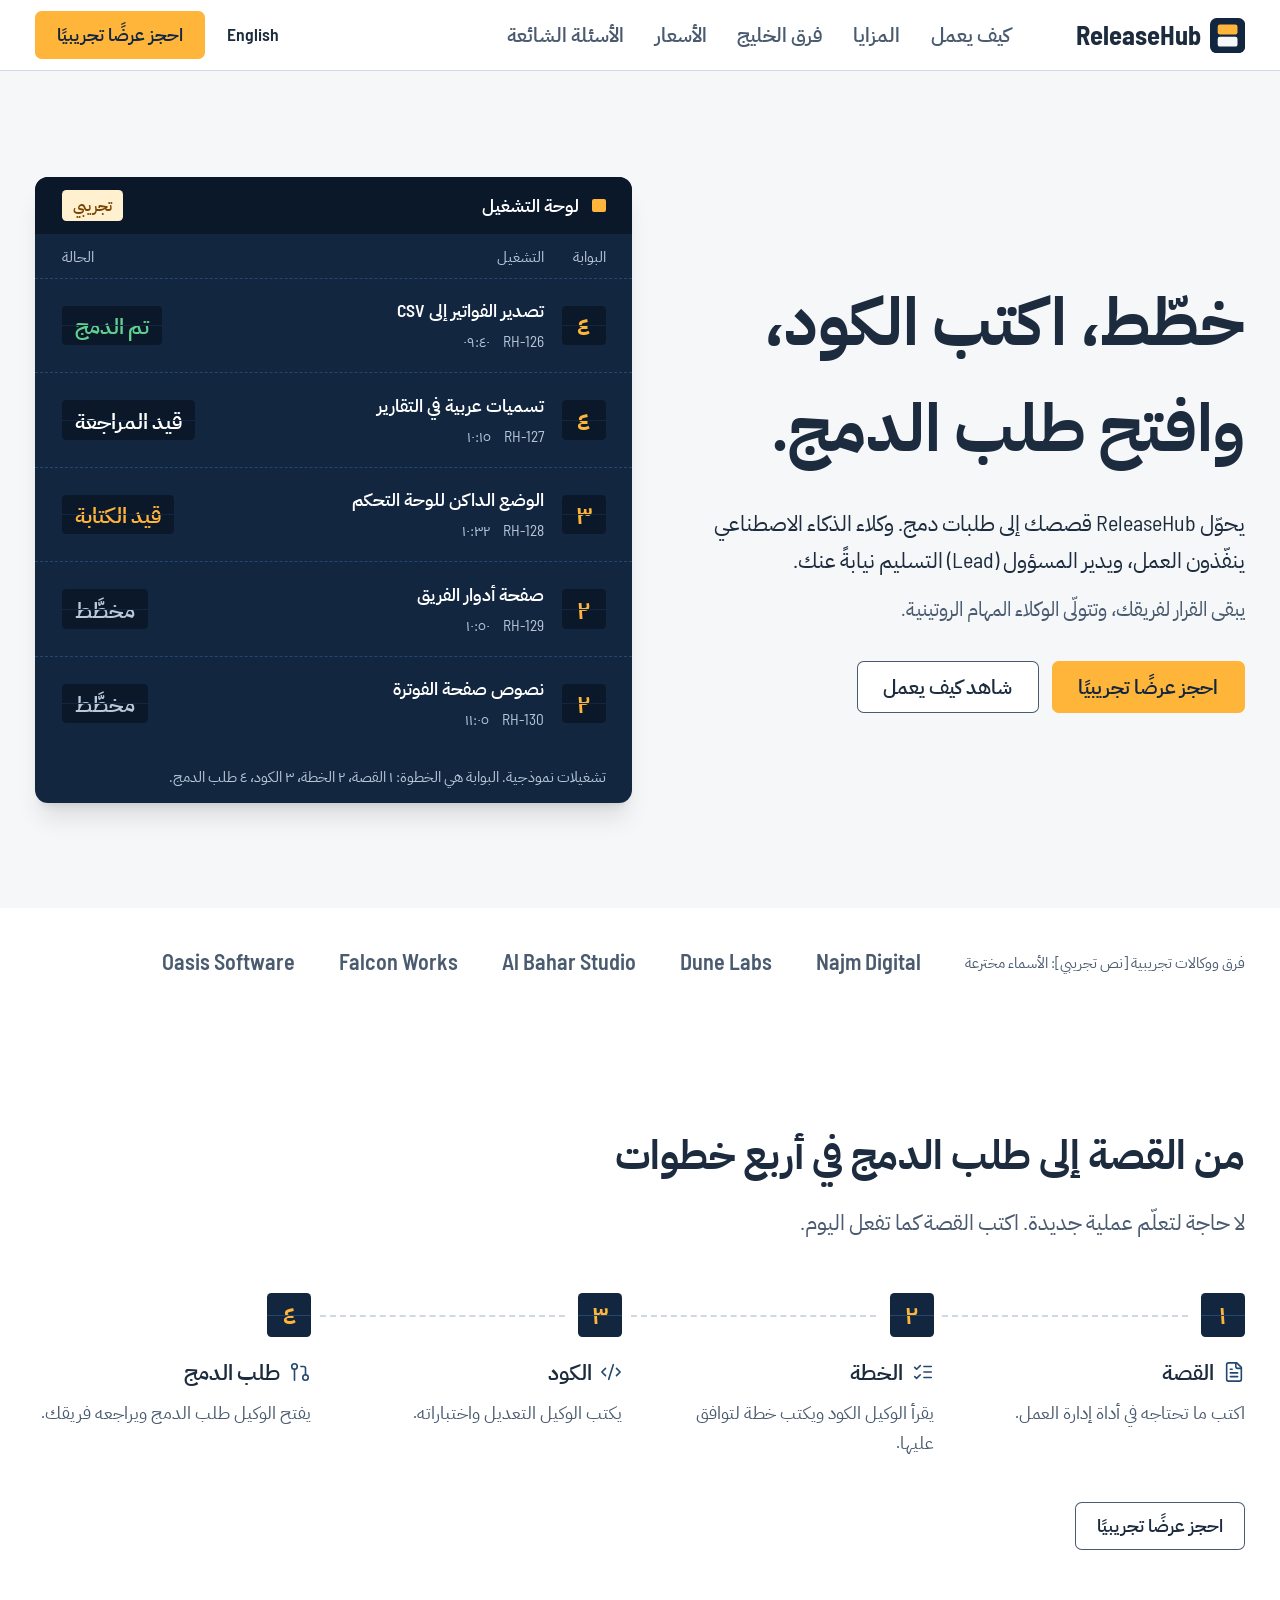
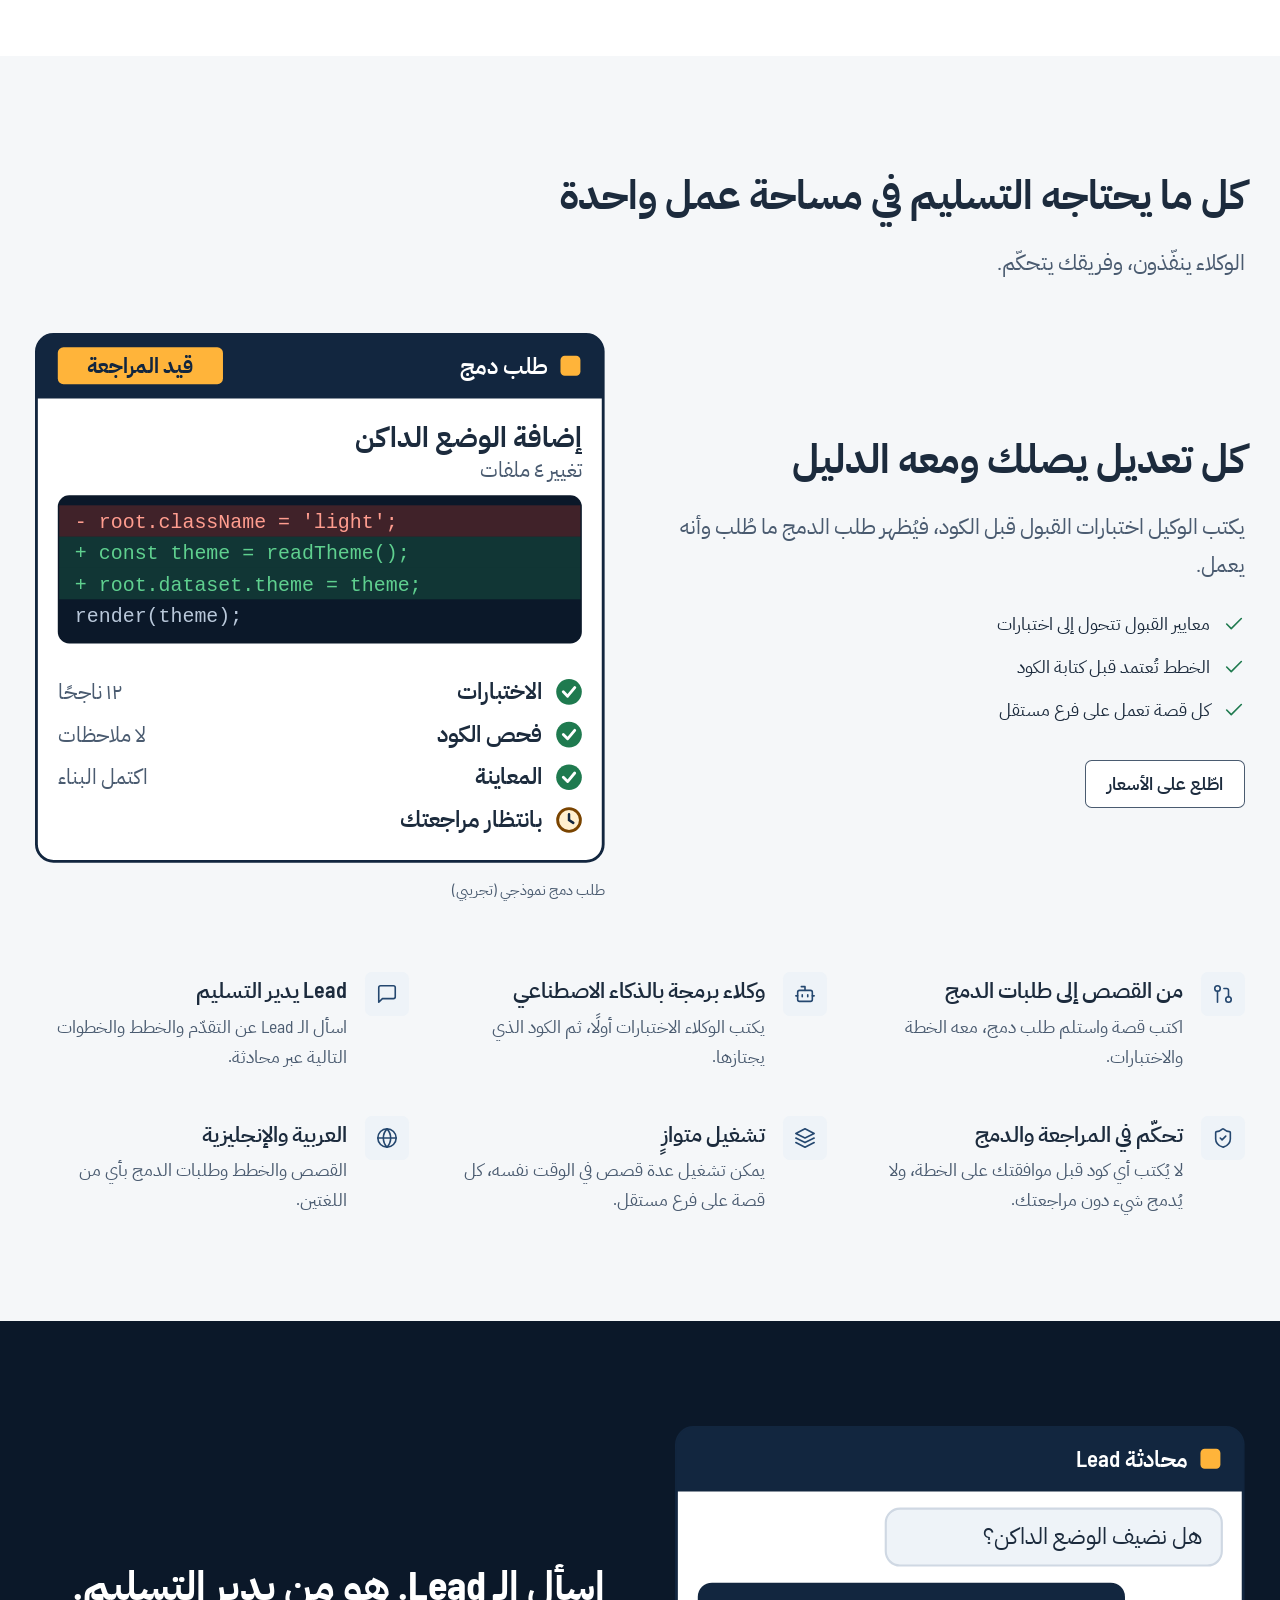
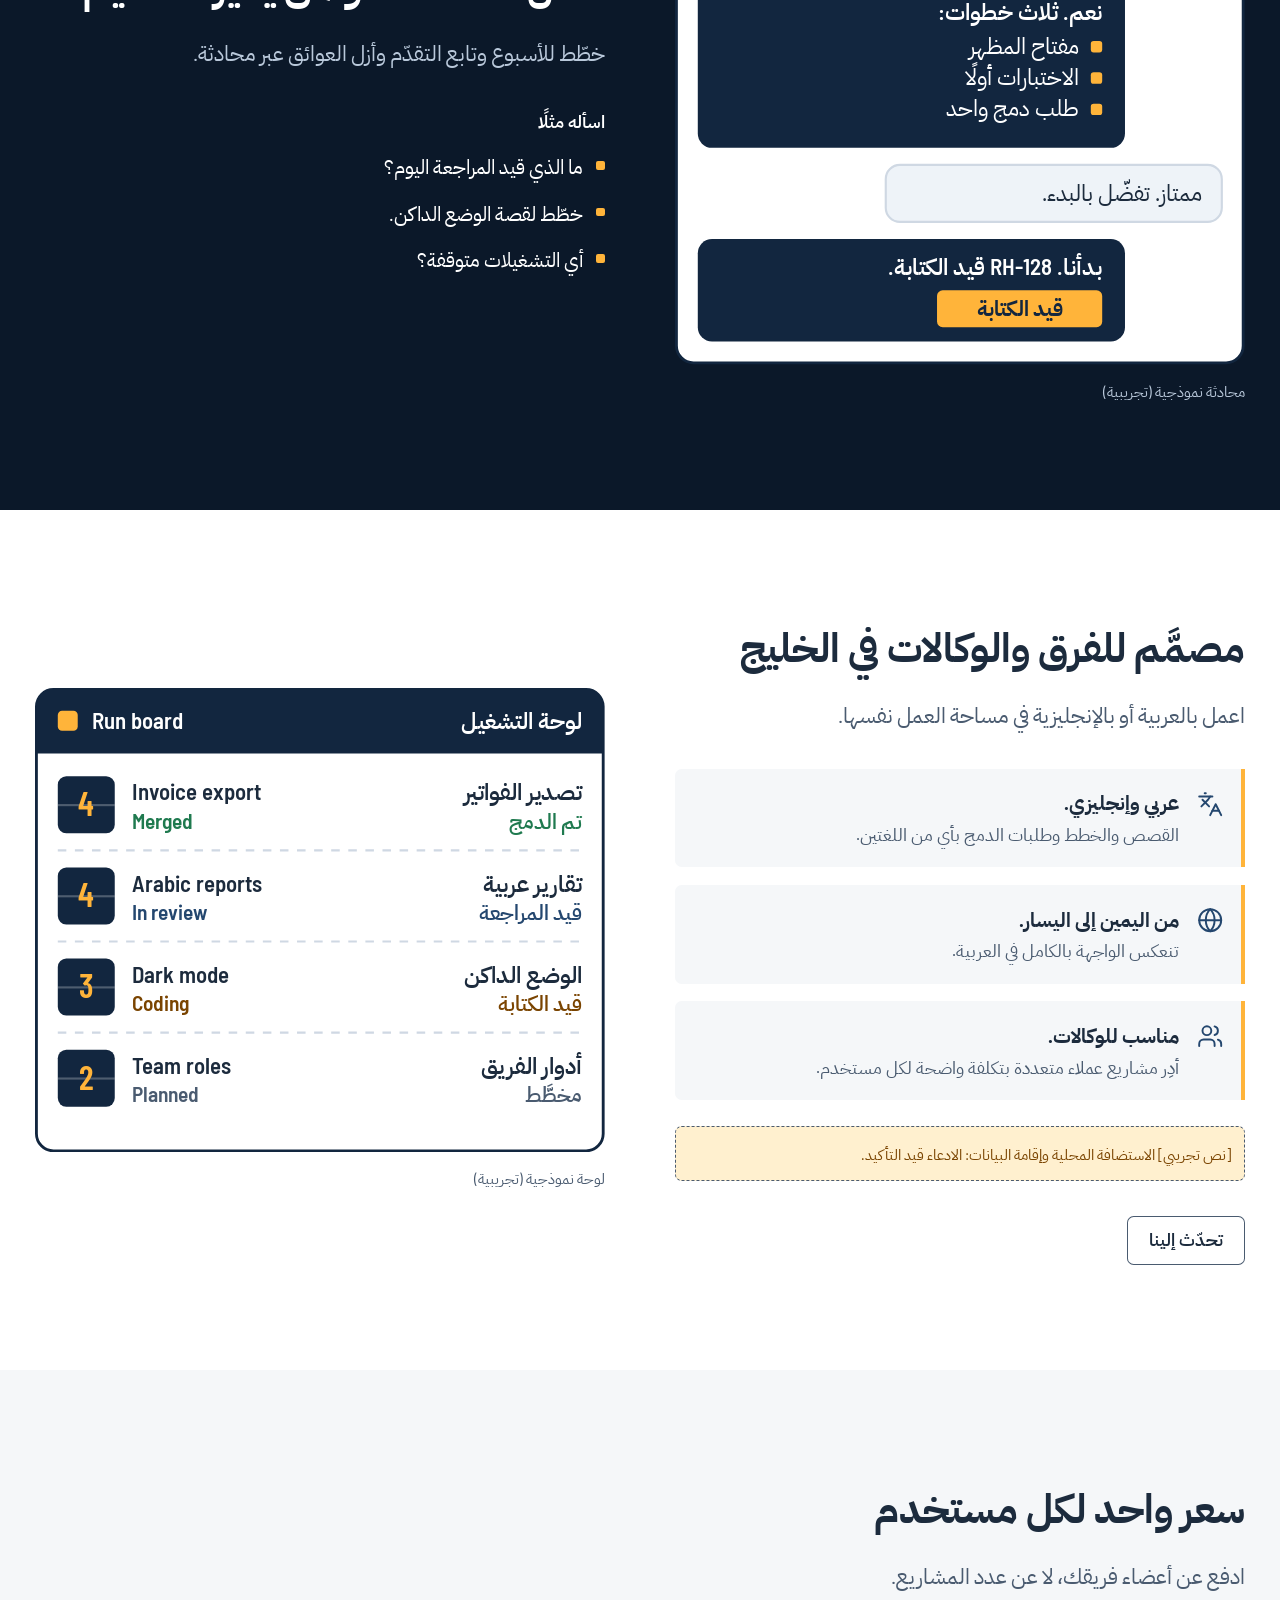
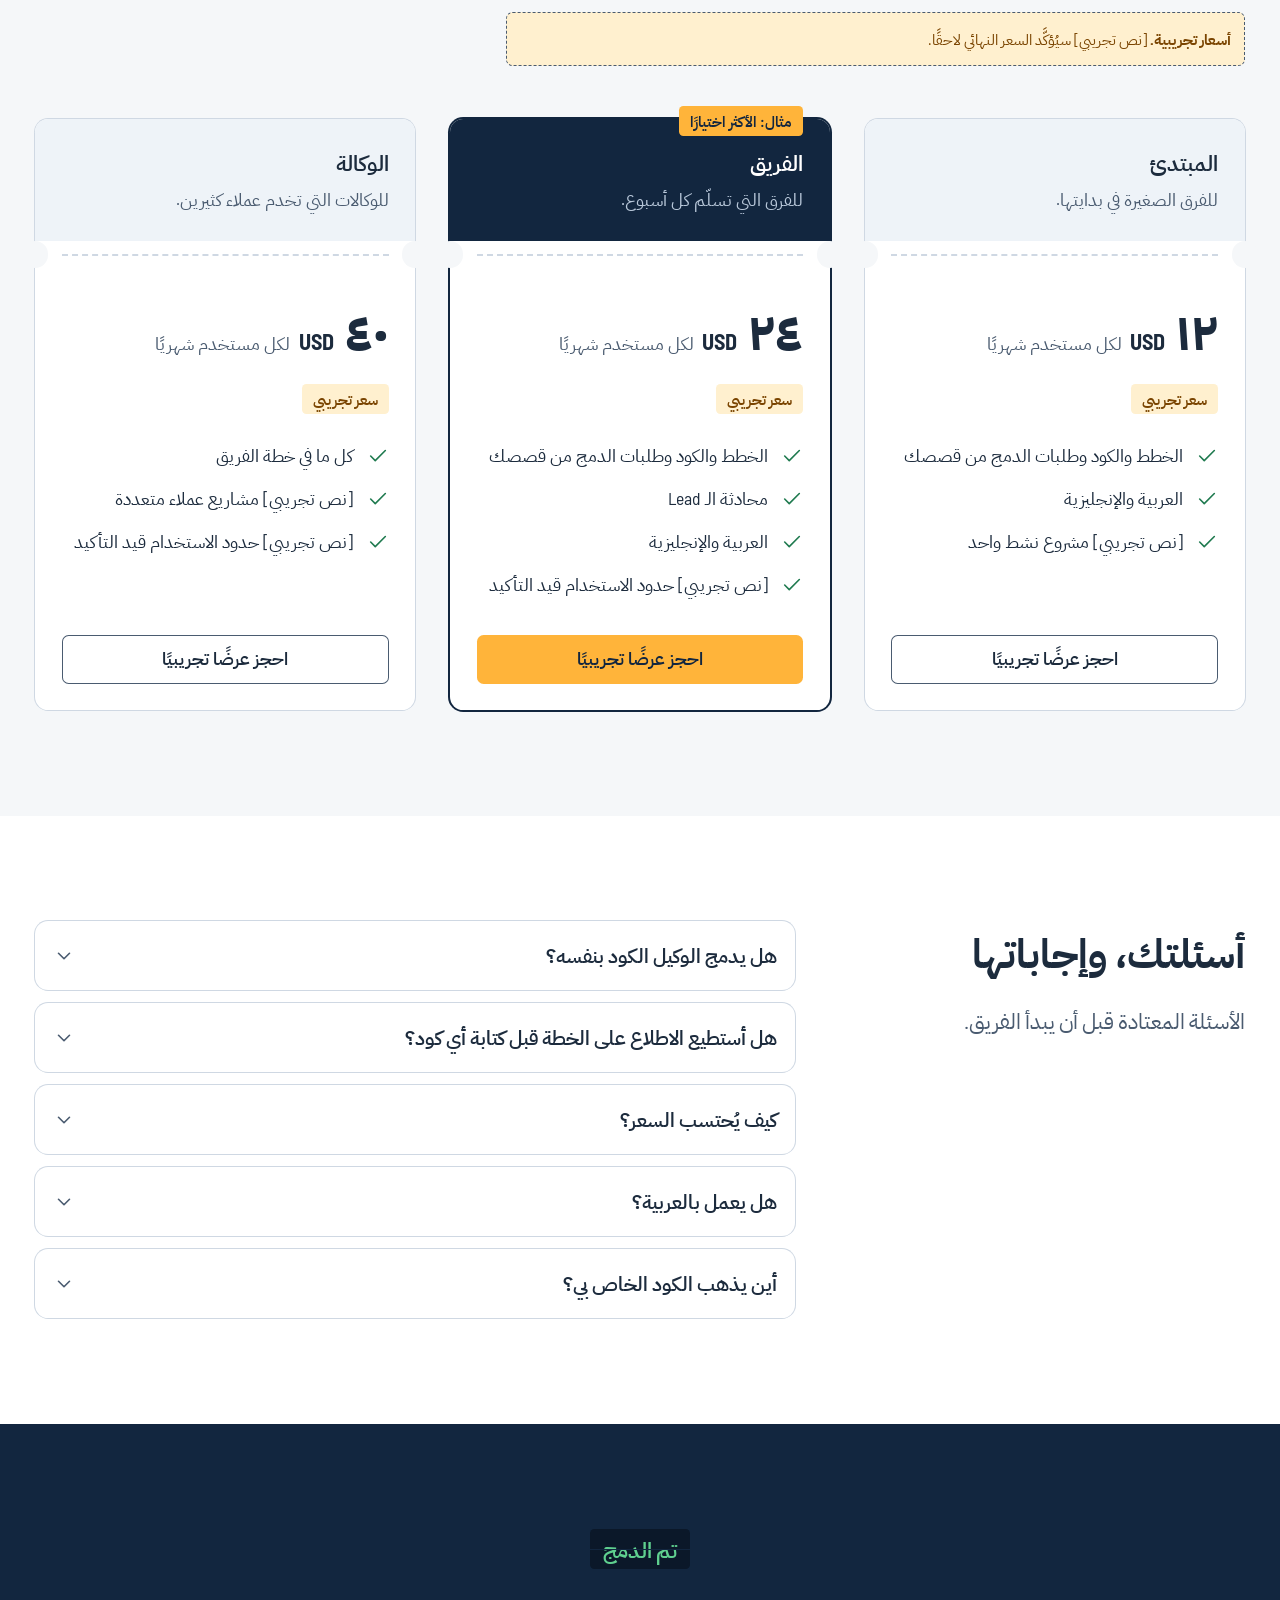
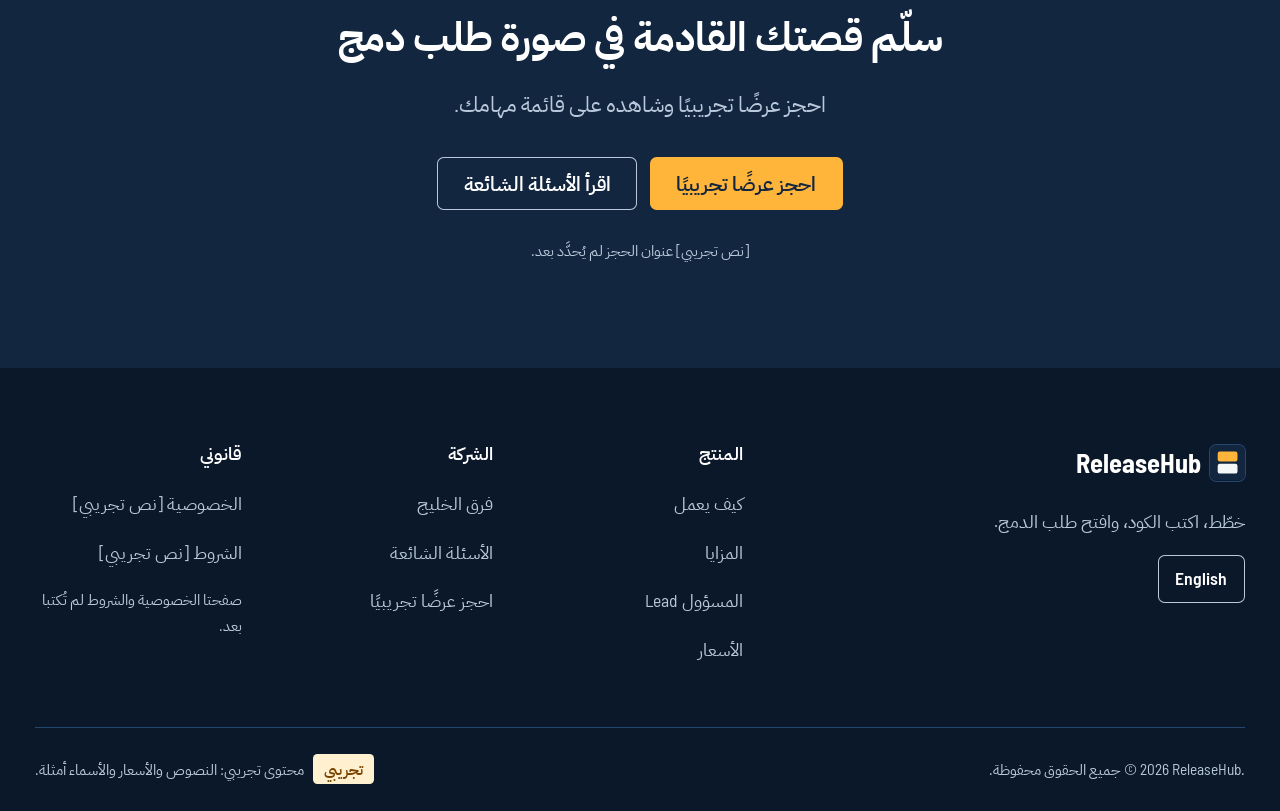
<file: ar/index.html>
<!DOCTYPE html>
<html lang="ar" dir="rtl">
<head>
  <meta charset="utf-8">
  <meta name="viewport" content="width=device-width, initial-scale=1">
  <title>ReleaseHub: من القصة إلى طلب الدمج</title>
  <link rel="icon" href="data:image/svg+xml,%3Csvg xmlns='http://www.w3.org/2000/svg' viewBox='0 0 32 32'%3E%3Crect width='32' height='32' rx='6' fill='%2312263f'/%3E%3Crect x='7' y='6' width='18' height='9' rx='2' fill='%23ffb43a'/%3E%3Crect x='7' y='17' width='18' height='9' rx='2' fill='%23f5f7f9'/%3E%3C/svg%3E">
  <link rel="preload" href="../assets/fonts/ibm-plex-sans-arabic-arabic-400-normal.woff2" as="font" type="font/woff2" crossorigin>
  <link rel="preload" href="../assets/fonts/ibm-plex-sans-arabic-arabic-700-normal.woff2" as="font" type="font/woff2" crossorigin>
  <link rel="stylesheet" href="../assets/css/styles.css">
  <script src="../assets/js/i18n.js" defer></script>
  <script src="../assets/js/main.js" defer></script>
</head>
<body>
  <!-- GENERATED by tools/render-pages.mjs from content/demo.json (demo content). Do not edit by hand. -->
  <a class="skip-link" href="#main">تخطَّ إلى المحتوى</a>

  <header class="sticky top-0 z-40 border-b border-line bg-white">
    <div class="wrap flex h-16 items-center gap-2 sm:gap-4">
      <a class="brand" href="#hero" aria-label="ReleaseHub"><svg class="size-8" viewBox="0 0 32 32" aria-hidden="true" focusable="false"><rect width="32" height="32" rx="6" class="fill-enamel"/><rect x="7" y="6" width="18" height="9" rx="2" class="fill-amber"/><rect x="7" y="17" width="18" height="9" rx="2" class="fill-paper"/></svg><span>ReleaseHub</span></a>
      <nav class="ms-8 hidden lg:block" aria-label="التنقل الرئيسي"><ul class="flex items-center gap-1"><li><a class="nav-link" href="#how">كيف يعمل</a></li><li><a class="nav-link" href="#features">المزايا</a></li><li><a class="nav-link" href="#gulf">فرق الخليج</a></li><li><a class="nav-link" href="#pricing">الأسعار</a></li><li><a class="nav-link" href="#faq">الأسئلة الشائعة</a></li></ul></nav>
      <div class="ms-auto flex items-center gap-2">
        <a class="lang-switch " href="../" hreflang="en" lang="en" aria-label="التبديل إلى الإنجليزية" data-lang-switch>English</a>
        <a class="btn btn-primary hidden sm:inline-flex" href="#cta" data-cta>احجز عرضًا تجريبيًا</a>
        <button class="icon-btn lg:hidden" type="button" aria-expanded="false" aria-controls="sheet" aria-label="فتح القائمة" data-menu-button><svg class="size-6" viewBox="0 0 24 24" fill="none" stroke="currentColor" stroke-width="1.75" stroke-linecap="round" stroke-linejoin="round" aria-hidden="true" focusable="false"><path d="M4 12h16"/><path d="M4 6h16"/><path d="M4 18h16"/></svg></button>
      </div>
    </div>
  </header>
    <div id="sheet" class="sheet" hidden>
      <div class="sheet-backdrop" data-sheet-close></div>
      <div class="sheet-panel" role="dialog" aria-modal="true" aria-label="قائمة الجوال">
        <div class="flex items-center justify-between">
          <span class="brand"><svg class="size-8" viewBox="0 0 32 32" aria-hidden="true" focusable="false"><rect width="32" height="32" rx="6" class="fill-enamel"/><rect x="7" y="6" width="18" height="9" rx="2" class="fill-amber"/><rect x="7" y="17" width="18" height="9" rx="2" class="fill-paper"/></svg><span>ReleaseHub</span></span>
          <button class="icon-btn" type="button" aria-label="إغلاق القائمة" data-sheet-close><svg class="size-6" viewBox="0 0 24 24" fill="none" stroke="currentColor" stroke-width="1.75" stroke-linecap="round" stroke-linejoin="round" aria-hidden="true" focusable="false"><path d="M18 6 6 18"/><path d="m6 6 12 12"/></svg></button>
        </div>
        <nav class="mt-6" aria-label="قائمة الجوال"><ul class="flex flex-col"><li><a class="sheet-link" href="#how" data-sheet-close>كيف يعمل</a></li><li><a class="sheet-link" href="#features" data-sheet-close>المزايا</a></li><li><a class="sheet-link" href="#gulf" data-sheet-close>فرق الخليج</a></li><li><a class="sheet-link" href="#pricing" data-sheet-close>الأسعار</a></li><li><a class="sheet-link" href="#faq" data-sheet-close>الأسئلة الشائعة</a></li></ul></nav>
        <div class="mt-auto flex flex-col gap-3 pt-6">
          <a class="btn btn-primary w-full" href="#cta" data-cta data-sheet-close>احجز عرضًا تجريبيًا</a>
          <a class="lang-switch justify-center ring-1 ring-muted" href="../" hreflang="en" lang="en" aria-label="التبديل إلى الإنجليزية" data-lang-switch>English</a>
        </div>
      </div>
    </div>

  <main id="main">
    <!-- section:hero -->
    <section id="hero" aria-labelledby="hero-title" class="bg-paper py-12 md:py-20 lg:py-24">
      <div class="wrap grid grid-cols-1 items-center gap-12 lg:grid-cols-[1fr_1.1fr] lg:gap-16">
        <div>
          <h1 id="hero-title" class="display">خطّط، اكتب الكود، وافتح طلب الدمج.</h1>
          <p class="mt-6 max-w-xl text-xl text-ink">يحوّل <bdi>ReleaseHub</bdi> قصصك إلى طلبات دمج. وكلاء الذكاء الاصطناعي ينفّذون العمل، ويدير المسؤول (<bdi>Lead</bdi>) التسليم نيابةً عنك.</p>
          <p class="mt-3 max-w-xl text-lg text-muted">يبقى القرار لفريقك، وتتولّى الوكلاء المهام الروتينية.</p>
          <div class="mt-8 flex flex-col gap-3 sm:flex-row">
            <a class="btn btn-primary btn-lg" href="#cta" data-cta>احجز عرضًا تجريبيًا</a>
            <a class="btn btn-outline btn-lg" href="#how">شاهد كيف يعمل</a>
          </div>
        </div>
        <div class="board" data-flip role="group" aria-label="لوحة التشغيل">
          <div class="flex items-center justify-between bg-enamel-deep px-4 py-3 sm:px-6">
            <p class="flex items-center gap-3 font-semibold text-white"><span class="size-3 rounded-[2px] bg-amber" aria-hidden="true"></span>لوحة التشغيل</p>
            <span class="badge badge-demo">تجريبي</span>
          </div>
          <div class="board-cols" aria-hidden="true"><span>البوابة</span><span>التشغيل</span><span>الحالة</span></div>
          <ol class="board-rows"><li class="board-row">
              <span class="gate-plate"><span class="sr-only">البوابة ٤</span><span class="ch" aria-hidden="true">٤</span></span>
              <div class="min-w-0">
                <p class="font-semibold text-white">تصدير الفواتير إلى CSV</p>
                <p class="mt-0.5 flex gap-3 text-sm text-enamel-text"><bdi dir="ltr">RH-126</bdi><bdi dir="ltr"><time>٠٩:٤٠</time></bdi></p>
              </div>
              <p class="board-status st-merged"><span class="sr-only">تم الدمج</span><span class="flex items-center gap-0.5" aria-hidden="true"><span class="ch ch-word" data-from="قيد الكتابة">تم الدمج</span></span></p>
            </li><li class="board-row">
              <span class="gate-plate"><span class="sr-only">البوابة ٤</span><span class="ch" aria-hidden="true">٤</span></span>
              <div class="min-w-0">
                <p class="font-semibold text-white">تسميات عربية في التقارير</p>
                <p class="mt-0.5 flex gap-3 text-sm text-enamel-text"><bdi dir="ltr">RH-127</bdi><bdi dir="ltr"><time>١٠:١٥</time></bdi></p>
              </div>
              <p class="board-status st-review"><span class="sr-only">قيد المراجعة</span><span class="flex items-center gap-0.5" aria-hidden="true"><span class="ch ch-word" data-from="مخطَّط">قيد المراجعة</span></span></p>
            </li><li class="board-row">
              <span class="gate-plate"><span class="sr-only">البوابة ٣</span><span class="ch" aria-hidden="true">٣</span></span>
              <div class="min-w-0">
                <p class="font-semibold text-white">الوضع الداكن للوحة التحكم</p>
                <p class="mt-0.5 flex gap-3 text-sm text-enamel-text"><bdi dir="ltr">RH-128</bdi><bdi dir="ltr"><time>١٠:٣٢</time></bdi></p>
              </div>
              <p class="board-status st-coding"><span class="sr-only">قيد الكتابة</span><span class="flex items-center gap-0.5" aria-hidden="true"><span class="ch ch-word" data-from="تم الدمج">قيد الكتابة</span></span></p>
            </li><li class="board-row">
              <span class="gate-plate"><span class="sr-only">البوابة ٢</span><span class="ch" aria-hidden="true">٢</span></span>
              <div class="min-w-0">
                <p class="font-semibold text-white">صفحة أدوار الفريق</p>
                <p class="mt-0.5 flex gap-3 text-sm text-enamel-text"><bdi dir="ltr">RH-129</bdi><bdi dir="ltr"><time>١٠:٥٠</time></bdi></p>
              </div>
              <p class="board-status st-planned"><span class="sr-only">مخطَّط</span><span class="flex items-center gap-0.5" aria-hidden="true"><span class="ch ch-word" data-from="قيد المراجعة">مخطَّط</span></span></p>
            </li><li class="board-row">
              <span class="gate-plate"><span class="sr-only">البوابة ٢</span><span class="ch" aria-hidden="true">٢</span></span>
              <div class="min-w-0">
                <p class="font-semibold text-white">نصوص صفحة الفوترة</p>
                <p class="mt-0.5 flex gap-3 text-sm text-enamel-text"><bdi dir="ltr">RH-130</bdi><bdi dir="ltr"><time>١١:٠٥</time></bdi></p>
              </div>
              <p class="board-status st-planned"><span class="sr-only">مخطَّط</span><span class="flex items-center gap-0.5" aria-hidden="true"><span class="ch ch-word" data-from="قيد المراجعة">مخطَّط</span></span></p>
            </li></ol>
          <p class="px-4 py-3 text-sm text-enamel-text sm:px-6">تشغيلات نموذجية. البوابة هي الخطوة: ١ القصة، ٢ الخطة، ٣ الكود، ٤ طلب الدمج.</p>
        </div>
      </div>
    </section>
    <!-- /section:hero -->

    <section aria-label="فرق ووكالات تجريبية [نص تجريبي]: الأسماء مخترعة" class="bg-white py-8">
      <div class="wrap flex flex-col items-start gap-4 lg:flex-row lg:items-center lg:gap-10">
        <p class="max-w-xs text-sm text-muted">فرق ووكالات تجريبية [نص تجريبي]: الأسماء مخترعة</p>
        <ul class="flex flex-wrap gap-x-10 gap-y-3 text-xl font-semibold text-muted"><li><bdi dir="ltr">Najm Digital</bdi></li><li><bdi dir="ltr">Dune Labs</bdi></li><li><bdi dir="ltr">Al Bahar Studio</bdi></li><li><bdi dir="ltr">Falcon Works</bdi></li><li><bdi dir="ltr">Oasis Software</bdi></li></ul>
      </div>
    </section>

    <!-- section:how-it-works -->
    <section id="how" aria-labelledby="how-title" class="section bg-white">
      <div class="wrap">
        <div class="max-w-2xl ">
        <h2 id="how-title" class="h2">من القصة إلى طلب الدمج في أربع خطوات</h2>
        <p class="lede">لا حاجة لتعلّم عملية جديدة. اكتب القصة كما تفعل اليوم.</p>
      </div>
        <ol class="gate-list mt-12"><li class="gate">
            <span class="gate-num" aria-hidden="true">١</span>
            <div>
              <h3 class="h3 flex items-center gap-2"><svg class="size-5 text-enamel-raised" viewBox="0 0 24 24" fill="none" stroke="currentColor" stroke-width="1.75" stroke-linecap="round" stroke-linejoin="round" aria-hidden="true" focusable="false"><path d="M15 2H6a2 2 0 0 0-2 2v16a2 2 0 0 0 2 2h12a2 2 0 0 0 2-2V7z"/><path d="M14 2v4a2 2 0 0 0 2 2h4"/><path d="M16 13H8"/><path d="M16 17H8"/><path d="M10 9H8"/></svg>القصة</h3>
              <p class="mt-2 text-muted">اكتب ما تحتاجه في أداة إدارة العمل.</p>
            </div>
          </li><li class="gate">
            <span class="gate-num" aria-hidden="true">٢</span>
            <div>
              <h3 class="h3 flex items-center gap-2"><svg class="size-5 text-enamel-raised" viewBox="0 0 24 24" fill="none" stroke="currentColor" stroke-width="1.75" stroke-linecap="round" stroke-linejoin="round" aria-hidden="true" focusable="false"><path d="m3 17 2 2 4-4"/><path d="m3 7 2 2 4-4"/><path d="M13 6h8"/><path d="M13 12h8"/><path d="M13 18h8"/></svg>الخطة</h3>
              <p class="mt-2 text-muted">يقرأ الوكيل الكود ويكتب خطة لتوافق عليها.</p>
            </div>
          </li><li class="gate">
            <span class="gate-num" aria-hidden="true">٣</span>
            <div>
              <h3 class="h3 flex items-center gap-2"><svg class="size-5 text-enamel-raised" viewBox="0 0 24 24" fill="none" stroke="currentColor" stroke-width="1.75" stroke-linecap="round" stroke-linejoin="round" aria-hidden="true" focusable="false"><path d="m18 16 4-4-4-4"/><path d="m6 8-4 4 4 4"/><path d="m14.5 4-5 16"/></svg>الكود</h3>
              <p class="mt-2 text-muted">يكتب الوكيل التعديل واختباراته.</p>
            </div>
          </li><li class="gate">
            <span class="gate-num" aria-hidden="true">٤</span>
            <div>
              <h3 class="h3 flex items-center gap-2"><svg class="size-5 text-enamel-raised" viewBox="0 0 24 24" fill="none" stroke="currentColor" stroke-width="1.75" stroke-linecap="round" stroke-linejoin="round" aria-hidden="true" focusable="false"><circle cx="18" cy="18" r="3"/><circle cx="6" cy="6" r="3"/><path d="M13 6h3a2 2 0 0 1 2 2v7"/><path d="M6 9v12"/></svg>طلب الدمج</h3>
              <p class="mt-2 text-muted">يفتح الوكيل طلب الدمج ويراجعه فريقك.</p>
            </div>
          </li></ol>
        <p class="mt-10"><a class="btn btn-outline" href="#cta" data-cta>احجز عرضًا تجريبيًا</a></p>
      </div>
    </section>
    <!-- /section:how-it-works -->

    <!-- section:features -->
    <section id="features" aria-labelledby="features-title" class="section bg-paper">
      <div class="wrap">
        <div class="max-w-2xl ">
        <h2 id="features-title" class="h2">كل ما يحتاجه التسليم في مساحة عمل واحدة</h2>
        <p class="lede">الوكلاء ينفّذون، وفريقك يتحكّم.</p>
      </div>
        <div class="mt-12 grid items-center gap-10 lg:grid-cols-2 lg:gap-16">
          <div>
            <h3 class="h2">كل تعديل يصلك ومعه الدليل</h3>
            <p class="lede">يكتب الوكيل اختبارات القبول قبل الكود، فيُظهر طلب الدمج ما طُلب وأنه يعمل.</p>
            <ul class="mt-6 space-y-3 text-ink"><li class="flex items-start gap-3"><svg class="mt-1 size-5 shrink-0 text-go" viewBox="0 0 24 24" fill="none" stroke="currentColor" stroke-width="1.75" stroke-linecap="round" stroke-linejoin="round" aria-hidden="true" focusable="false"><path d="M20 6 9 17l-5-5"/></svg><span>معايير القبول تتحول إلى اختبارات</span></li><li class="flex items-start gap-3"><svg class="mt-1 size-5 shrink-0 text-go" viewBox="0 0 24 24" fill="none" stroke="currentColor" stroke-width="1.75" stroke-linecap="round" stroke-linejoin="round" aria-hidden="true" focusable="false"><path d="M20 6 9 17l-5-5"/></svg><span>الخطط تُعتمد قبل كتابة الكود</span></li><li class="flex items-start gap-3"><svg class="mt-1 size-5 shrink-0 text-go" viewBox="0 0 24 24" fill="none" stroke="currentColor" stroke-width="1.75" stroke-linecap="round" stroke-linejoin="round" aria-hidden="true" focusable="false"><path d="M20 6 9 17l-5-5"/></svg><span>كل قصة تعمل على فرع مستقل</span></li></ul>
            <p class="mt-8"><a class="btn btn-outline" href="#pricing">اطّلع على الأسعار</a></p>
          </div>
          <figure class="m-0"><svg class="scene" dir="ltr" viewBox="0 0 400 372" role="img" aria-labelledby="sc-pr-t" focusable="false"><title id="sc-pr-t">رسم لطلب دمج: أربعة ملفات معدّلة مع مقطع صغير من الفروقات، وثلاثة فحوص ناجحة، ومراجعة لم تكتمل بعد.</title>
            <rect x="1" y="1" width="398" height="370" rx="12" class="fill-white stroke-enamel" stroke-width="2"/><path d="M1 46V13a12 12 0 0 1 12-12h374a12 12 0 0 1 12 12v33z" class="fill-enamel"/>
            <rect x="369" y="16" width="14" height="14" rx="3" class="fill-amber"/><text x="360" y="29" direction="rtl" class="fill-white" font-size="16" font-weight="600">طلب دمج</text>
            <rect x="16" y="10" width="116" height="26" rx="4" class="fill-amber"/><text x="74" y="28" direction="rtl" text-anchor="middle" class="fill-enamel" font-size="15" font-weight="700">قيد المراجعة</text>
            <text x="384" y="80" direction="rtl" class="fill-ink" font-size="20" font-weight="700">إضافة الوضع الداكن</text><text x="384" y="101" direction="rtl" class="fill-muted" font-size="15" font-weight="400">تغيير ٤ ملفات</text>
            <rect x="16" y="114" width="368" height="104" rx="8" class="fill-enamel-deep"/>
            <rect x="17" y="121" width="366" height="22" class="fill-hold/30"/><text x="28" y="137" class="font-mono fill-hold-lit" font-size="14">- root.className = 'light';</text><rect x="17" y="143" width="366" height="22" class="fill-go/30"/><text x="28" y="159" class="font-mono fill-go-lit" font-size="14">+ const theme = readTheme();</text><rect x="17" y="165" width="366" height="22" class="fill-go/30"/><text x="28" y="181" class="font-mono fill-go-lit" font-size="14">+ root.dataset.theme = theme;</text><text x="28" y="203" class="font-mono fill-enamel-text" font-size="14">  render(theme);</text>
            <circle cx="375" cy="252" r="9" class="fill-go"/><path d="M371 252l3 3 5-6" fill="none" class="stroke-white" stroke-width="2" stroke-linecap="round" stroke-linejoin="round"/><text x="356" y="257" direction="rtl" class="fill-ink" font-size="16" font-weight="600">الاختبارات</text><text x="16" y="257" direction="rtl" text-anchor="end" class="fill-muted" font-size="15" font-weight="400">١٢ ناجحًا</text><circle cx="375" cy="282" r="9" class="fill-go"/><path d="M371 282l3 3 5-6" fill="none" class="stroke-white" stroke-width="2" stroke-linecap="round" stroke-linejoin="round"/><text x="356" y="287" direction="rtl" class="fill-ink" font-size="16" font-weight="600">فحص الكود</text><text x="16" y="287" direction="rtl" text-anchor="end" class="fill-muted" font-size="15" font-weight="400">لا ملاحظات</text><circle cx="375" cy="312" r="9" class="fill-go"/><path d="M371 312l3 3 5-6" fill="none" class="stroke-white" stroke-width="2" stroke-linecap="round" stroke-linejoin="round"/><text x="356" y="317" direction="rtl" class="fill-ink" font-size="16" font-weight="600">المعاينة</text><text x="16" y="317" direction="rtl" text-anchor="end" class="fill-muted" font-size="15" font-weight="400">اكتمل البناء</text>
            <circle cx="375" cy="342" r="8" class="fill-amber-soft stroke-amber-deep" stroke-width="2"/><path d="M375 338v4l3 2" fill="none" class="stroke-enamel" stroke-width="1.75" stroke-linecap="round"/><text x="356" y="347" direction="rtl" class="fill-ink" font-size="16" font-weight="600">بانتظار مراجعتك</text></svg><figcaption class="mt-3 text-sm text-muted">طلب دمج نموذجي (تجريبي)</figcaption></figure>
        </div>
        <ul class="mt-16 grid gap-x-10 gap-y-10 md:grid-cols-2 lg:grid-cols-3"><li class="flex gap-4">
            <span class="feat-icon"><svg class="size-5" viewBox="0 0 24 24" fill="none" stroke="currentColor" stroke-width="1.75" stroke-linecap="round" stroke-linejoin="round" aria-hidden="true" focusable="false"><circle cx="18" cy="18" r="3"/><circle cx="6" cy="6" r="3"/><path d="M13 6h3a2 2 0 0 1 2 2v7"/><path d="M6 9v12"/></svg></span>
            <div><h3 class="h3">من القصص إلى طلبات الدمج</h3><p class="mt-1 text-muted">اكتب قصة واستلم طلب دمج، معه الخطة والاختبارات.</p></div>
          </li><li class="flex gap-4">
            <span class="feat-icon"><svg class="size-5" viewBox="0 0 24 24" fill="none" stroke="currentColor" stroke-width="1.75" stroke-linecap="round" stroke-linejoin="round" aria-hidden="true" focusable="false"><path d="M12 8V4H8"/><rect width="16" height="12" x="4" y="8" rx="2"/><path d="M2 14h2"/><path d="M20 14h2"/><path d="M15 13v2"/><path d="M9 13v2"/></svg></span>
            <div><h3 class="h3">وكلاء برمجة بالذكاء الاصطناعي</h3><p class="mt-1 text-muted">يكتب الوكلاء الاختبارات أولًا، ثم الكود الذي يجتازها.</p></div>
          </li><li class="flex gap-4">
            <span class="feat-icon"><svg class="size-5" viewBox="0 0 24 24" fill="none" stroke="currentColor" stroke-width="1.75" stroke-linecap="round" stroke-linejoin="round" aria-hidden="true" focusable="false"><path d="M21 15a2 2 0 0 1-2 2H7l-4 4V5a2 2 0 0 1 2-2h14a2 2 0 0 1 2 2z"/></svg></span>
            <div><h3 class="h3"><bdi>Lead</bdi> يدير التسليم</h3><p class="mt-1 text-muted">اسأل الـ <bdi>Lead</bdi> عن التقدّم والخطط والخطوات التالية عبر محادثة.</p></div>
          </li><li class="flex gap-4">
            <span class="feat-icon"><svg class="size-5" viewBox="0 0 24 24" fill="none" stroke="currentColor" stroke-width="1.75" stroke-linecap="round" stroke-linejoin="round" aria-hidden="true" focusable="false"><path d="M20 13c0 5-3.5 7.5-7.66 8.95a1 1 0 0 1-.67-.01C7.5 20.5 4 18 4 13V6a1 1 0 0 1 1-1c2 0 4.5-1.2 6.24-2.72a1.17 1.17 0 0 1 1.52 0C14.51 3.81 17 5 19 5a1 1 0 0 1 1 1z"/><path d="m9 12 2 2 4-4"/></svg></span>
            <div><h3 class="h3">تحكّم في المراجعة والدمج</h3><p class="mt-1 text-muted">لا يُكتب أي كود قبل موافقتك على الخطة، ولا يُدمج شيء دون مراجعتك.</p></div>
          </li><li class="flex gap-4">
            <span class="feat-icon"><svg class="size-5" viewBox="0 0 24 24" fill="none" stroke="currentColor" stroke-width="1.75" stroke-linecap="round" stroke-linejoin="round" aria-hidden="true" focusable="false"><path d="m12 2 10 5-10 5L2 7z"/><path d="m2 12 10 5 10-5"/><path d="m2 17 10 5 10-5"/></svg></span>
            <div><h3 class="h3">تشغيل متوازٍ</h3><p class="mt-1 text-muted">يمكن تشغيل عدة قصص في الوقت نفسه، كل قصة على فرع مستقل.</p></div>
          </li><li class="flex gap-4">
            <span class="feat-icon"><svg class="size-5" viewBox="0 0 24 24" fill="none" stroke="currentColor" stroke-width="1.75" stroke-linecap="round" stroke-linejoin="round" aria-hidden="true" focusable="false"><circle cx="12" cy="12" r="10"/><path d="M12 2a14.5 14.5 0 0 0 0 20 14.5 14.5 0 0 0 0-20"/><path d="M2 12h20"/></svg></span>
            <div><h3 class="h3">العربية والإنجليزية</h3><p class="mt-1 text-muted">القصص والخطط وطلبات الدمج بأي من اللغتين.</p></div>
          </li></ul>
      </div>
    </section>
    <!-- /section:features -->

    <!-- section:lead-chat -->
    <section id="lead" aria-labelledby="lead-title" class="section on-dark bg-enamel-deep">
      <div class="wrap grid items-center gap-10 lg:grid-cols-2 lg:gap-16">
        <div>
          <h2 id="lead-title" class="h2 text-white">اسأل الـ <bdi>Lead</bdi>. هو من يدير التسليم.</h2>
          <p class="lede text-enamel-text">خطّط للأسبوع وتابع التقدّم وأزل العوائق عبر محادثة.</p>
          <p class="mt-8 font-semibold text-white">اسأله مثلًا</p>
          <ul class="mt-3 space-y-3 text-lg text-white"><li class="flex items-start gap-3"><span class="mt-2.5 size-2 shrink-0 rounded-[2px] bg-amber" aria-hidden="true"></span><span>ما الذي قيد المراجعة اليوم؟</span></li><li class="flex items-start gap-3"><span class="mt-2.5 size-2 shrink-0 rounded-[2px] bg-amber" aria-hidden="true"></span><span>خطّط لقصة الوضع الداكن.</span></li><li class="flex items-start gap-3"><span class="mt-2.5 size-2 shrink-0 rounded-[2px] bg-amber" aria-hidden="true"></span><span>أي التشغيلات متوقفة؟</span></li></ul>
        </div>
        <figure class="m-0 lg:order-first"><svg class="scene" dir="ltr" viewBox="0 0 400 378" role="img" aria-labelledby="sc-chat-t" focusable="false"><title id="sc-chat-t">رسم لمحادثة الـ Lead: تطلب الوضع الداكن، فيردّ الـ Lead بخطة من ثلاث خطوات ويبدأ التشغيل.</title>
            <rect x="1" y="1" width="398" height="376" rx="12" class="fill-white stroke-enamel" stroke-width="2"/><path d="M1 46V13a12 12 0 0 1 12-12h374a12 12 0 0 1 12 12v33z" class="fill-enamel"/>
            <rect x="369" y="16" width="14" height="14" rx="3" class="fill-amber"/><text x="360" y="29" direction="rtl" class="fill-white" font-size="16" font-weight="600">محادثة Lead</text>
            <rect x="148" y="58" width="236" height="40" rx="10" class="fill-enamel-50 stroke-line" stroke-width="1.5"/><text x="370" y="83" direction="rtl" class="fill-ink" font-size="16" font-weight="400">هل نضيف الوضع الداكن؟</text>
            <rect x="16" y="110" width="300" height="116" rx="10" class="fill-enamel"/><text x="300" y="136" direction="rtl" class="fill-white" font-size="16" font-weight="600">نعم. ثلاث خطوات:</text><rect x="292" y="151" width="8" height="8" rx="2" class="fill-amber"/><text x="284" y="160" direction="rtl" class="fill-white" font-size="16" font-weight="400">مفتاح المظهر</text><rect x="292" y="173" width="8" height="8" rx="2" class="fill-amber"/><text x="284" y="182" direction="rtl" class="fill-white" font-size="16" font-weight="400">الاختبارات أولًا</text><rect x="292" y="195" width="8" height="8" rx="2" class="fill-amber"/><text x="284" y="204" direction="rtl" class="fill-white" font-size="16" font-weight="400">طلب دمج واحد</text>
            <rect x="148" y="238" width="236" height="40" rx="10" class="fill-enamel-50 stroke-line" stroke-width="1.5"/><text x="370" y="263" direction="rtl" class="fill-ink" font-size="16" font-weight="400">ممتاز. تفضّل بالبدء.</text>
            <rect x="16" y="290" width="300" height="72" rx="10" class="fill-enamel"/><text x="300" y="315" direction="rtl" class="fill-white" font-size="16" font-weight="600">بدأنا. RH-128 قيد الكتابة.</text>
            <rect x="184" y="326" width="116" height="26" rx="4" class="fill-amber"/><text x="242" y="344" direction="rtl" text-anchor="middle" class="fill-enamel" font-size="15" font-weight="700">قيد الكتابة</text></svg><figcaption class="mt-3 text-sm text-enamel-text">محادثة نموذجية (تجريبية)</figcaption></figure>
      </div>
    </section>
    <!-- /section:lead-chat -->

    <!-- section:audience -->
    <section id="gulf" aria-labelledby="gulf-title" class="section bg-white">
      <div class="wrap grid items-center gap-10 lg:grid-cols-2 lg:gap-16">
        <div>
          <h2 id="gulf-title" class="h2">مصمَّم للفرق والوكالات في الخليج</h2>
          <p class="lede">اعمل بالعربية أو بالإنجليزية في مساحة العمل نفسها.</p>
          <ul class="mt-8 space-y-4"><li class="gulf-row"><svg class="mt-1 size-6 shrink-0 text-enamel-raised" viewBox="0 0 24 24" fill="none" stroke="currentColor" stroke-width="1.75" stroke-linecap="round" stroke-linejoin="round" aria-hidden="true" focusable="false"><path d="m5 8 6 6"/><path d="m4 14 6-6 2-3"/><path d="M2 5h12"/><path d="M7 2h1"/><path d="m22 22-5-10-5 10"/><path d="M14 18h6"/></svg><p class="text-muted"><strong class="block text-lg text-ink">عربي وإنجليزي.</strong>القصص والخطط وطلبات الدمج بأي من اللغتين.</p></li><li class="gulf-row"><svg class="mt-1 size-6 shrink-0 text-enamel-raised" viewBox="0 0 24 24" fill="none" stroke="currentColor" stroke-width="1.75" stroke-linecap="round" stroke-linejoin="round" aria-hidden="true" focusable="false"><circle cx="12" cy="12" r="10"/><path d="M12 2a14.5 14.5 0 0 0 0 20 14.5 14.5 0 0 0 0-20"/><path d="M2 12h20"/></svg><p class="text-muted"><strong class="block text-lg text-ink">من اليمين إلى اليسار.</strong>تنعكس الواجهة بالكامل في العربية.</p></li><li class="gulf-row"><svg class="mt-1 size-6 shrink-0 text-enamel-raised" viewBox="0 0 24 24" fill="none" stroke="currentColor" stroke-width="1.75" stroke-linecap="round" stroke-linejoin="round" aria-hidden="true" focusable="false"><path d="M16 21v-2a4 4 0 0 0-4-4H6a4 4 0 0 0-4 4v2"/><circle cx="9" cy="7" r="4"/><path d="M22 21v-2a4 4 0 0 0-3-3.87"/><path d="M16 3.13a4 4 0 0 1 0 7.75"/></svg><p class="text-muted"><strong class="block text-lg text-ink">مناسب للوكالات.</strong>أدِر مشاريع عملاء متعددة بتكلفة واضحة لكل مستخدم.</p></li></ul>
          <p class="note mt-6">[نص تجريبي] الاستضافة المحلية وإقامة البيانات: الادعاء قيد التأكيد.</p>
          <p class="mt-8"><a class="btn btn-outline" href="#cta" data-cta>تحدّث إلينا</a></p>
        </div>
        <figure class="m-0"><svg class="scene" dir="ltr" viewBox="0 0 400 326" role="img" aria-labelledby="sc-board-t" focusable="false"><title id="sc-board-t">رسم للوحة تشغيل بلغتين، بأربع تشغيلات بالعربية والإنجليزية: تم الدمج، قيد المراجعة، قيد الكتابة، مخطَّط.</title>
            <rect x="1" y="1" width="398" height="324" rx="12" class="fill-white stroke-enamel" stroke-width="2"/><path d="M1 46V13a12 12 0 0 1 12-12h374a12 12 0 0 1 12 12v33z" class="fill-enamel"/>
            <rect x="16" y="16" width="14" height="14" rx="3" class="fill-amber"/><text x="40" y="29" class="fill-white" font-size="16" font-weight="600">Run board</text><text x="384" y="29" direction="rtl" class="fill-white" font-size="16" font-weight="600">لوحة التشغيل</text>
            <rect x="16" y="62" width="40" height="40" rx="6" class="fill-enamel"/><rect x="16" y="81.5" width="40" height="1.5" class="fill-white/25"/><text x="36" y="90" text-anchor="middle" class="fill-amber font-board" font-size="24" font-weight="600">4</text>
            <text x="68" y="79" class="fill-ink" font-size="16" font-weight="600">Invoice export</text><text x="68" y="99" class="fill-go" font-size="15" font-weight="600">Merged</text>
            <text x="384" y="79" direction="rtl" class="fill-ink" font-size="16" font-weight="600">تصدير الفواتير</text><text x="384" y="99" direction="rtl" class="fill-go" font-size="15" font-weight="600">تم الدمج</text>
            <line x1="16" y1="114" x2="384" y2="114" class="stroke-line" stroke-width="1.5" stroke-dasharray="6 6"/><rect x="16" y="126" width="40" height="40" rx="6" class="fill-enamel"/><rect x="16" y="145.5" width="40" height="1.5" class="fill-white/25"/><text x="36" y="154" text-anchor="middle" class="fill-amber font-board" font-size="24" font-weight="600">4</text>
            <text x="68" y="143" class="fill-ink" font-size="16" font-weight="600">Arabic reports</text><text x="68" y="163" class="fill-enamel-raised" font-size="15" font-weight="600">In review</text>
            <text x="384" y="143" direction="rtl" class="fill-ink" font-size="16" font-weight="600">تقارير عربية</text><text x="384" y="163" direction="rtl" class="fill-enamel-raised" font-size="15" font-weight="600">قيد المراجعة</text>
            <line x1="16" y1="178" x2="384" y2="178" class="stroke-line" stroke-width="1.5" stroke-dasharray="6 6"/><rect x="16" y="190" width="40" height="40" rx="6" class="fill-enamel"/><rect x="16" y="209.5" width="40" height="1.5" class="fill-white/25"/><text x="36" y="218" text-anchor="middle" class="fill-amber font-board" font-size="24" font-weight="600">3</text>
            <text x="68" y="207" class="fill-ink" font-size="16" font-weight="600">Dark mode</text><text x="68" y="227" class="fill-amber-deep" font-size="15" font-weight="600">Coding</text>
            <text x="384" y="207" direction="rtl" class="fill-ink" font-size="16" font-weight="600">الوضع الداكن</text><text x="384" y="227" direction="rtl" class="fill-amber-deep" font-size="15" font-weight="600">قيد الكتابة</text>
            <line x1="16" y1="242" x2="384" y2="242" class="stroke-line" stroke-width="1.5" stroke-dasharray="6 6"/><rect x="16" y="254" width="40" height="40" rx="6" class="fill-enamel"/><rect x="16" y="273.5" width="40" height="1.5" class="fill-white/25"/><text x="36" y="282" text-anchor="middle" class="fill-amber font-board" font-size="24" font-weight="600">2</text>
            <text x="68" y="271" class="fill-ink" font-size="16" font-weight="600">Team roles</text><text x="68" y="291" class="fill-muted" font-size="15" font-weight="600">Planned</text>
            <text x="384" y="271" direction="rtl" class="fill-ink" font-size="16" font-weight="600">أدوار الفريق</text><text x="384" y="291" direction="rtl" class="fill-muted" font-size="15" font-weight="600">مخطَّط</text>
            </svg><figcaption class="mt-3 text-sm text-muted">لوحة نموذجية (تجريبية)</figcaption></figure>
      </div>
    </section>
    <!-- /section:audience -->

    <!-- section:pricing -->
    <section id="pricing" aria-labelledby="pricing-title" class="section bg-paper">
      <div class="wrap">
        <div class="max-w-2xl ">
        <h2 id="pricing-title" class="h2">سعر واحد لكل مستخدم</h2>
        <p class="lede">ادفع عن أعضاء فريقك، لا عن عدد المشاريع.</p>
      </div>
        <p class="note mt-4 max-w-2xl"><strong>أسعار تجريبية.</strong> [نص تجريبي] سيُؤكَّد السعر النهائي لاحقًا.</p>
        <!-- Example prices: placeholders, change them in content/demo.json -->
        <ul class="mt-12 grid items-stretch gap-8 md:grid-cols-3"><li class="ticket ">

            <div class="ticket-head"><h3 class="h3 ">المبتدئ</h3><p class="mt-1">للفرق الصغيرة في بدايتها.</p></div>
            <div class="ticket-perf" aria-hidden="true"><span></span></div>
            <div class="flex flex-1 flex-col p-6 pt-4">
              <p class="flex flex-wrap items-baseline gap-x-2 gap-y-1"><span class="text-5xl font-bold tracking-tight text-ink"><data value="12">١٢</data> <bdi dir="ltr" class="text-xl">USD</bdi></span><span class="text-muted">لكل مستخدم شهريًا</span></p>
              <p class="mt-2"><span class="badge badge-ph">سعر تجريبي</span></p>
              <ul class="mt-6 flex-1 space-y-3 text-ink"><li class="flex items-start gap-3"><svg class="mt-1 size-5 shrink-0 text-go" viewBox="0 0 24 24" fill="none" stroke="currentColor" stroke-width="1.75" stroke-linecap="round" stroke-linejoin="round" aria-hidden="true" focusable="false"><path d="M20 6 9 17l-5-5"/></svg><span>الخطط والكود وطلبات الدمج من قصصك</span></li><li class="flex items-start gap-3"><svg class="mt-1 size-5 shrink-0 text-go" viewBox="0 0 24 24" fill="none" stroke="currentColor" stroke-width="1.75" stroke-linecap="round" stroke-linejoin="round" aria-hidden="true" focusable="false"><path d="M20 6 9 17l-5-5"/></svg><span>العربية والإنجليزية</span></li><li class="flex items-start gap-3"><svg class="mt-1 size-5 shrink-0 text-go" viewBox="0 0 24 24" fill="none" stroke="currentColor" stroke-width="1.75" stroke-linecap="round" stroke-linejoin="round" aria-hidden="true" focusable="false"><path d="M20 6 9 17l-5-5"/></svg><span>[نص تجريبي] مشروع نشط واحد</span></li></ul>
              <a class="btn btn-outline mt-8 w-full" href="#cta" data-cta>احجز عرضًا تجريبيًا</a>
            </div>
          </li><li class="ticket ticket-featured">
            <p class="badge badge-accent absolute -top-3 start-6">مثال: الأكثر اختيارًا</p>
            <div class="ticket-head"><h3 class="h3 text-white">الفريق</h3><p class="mt-1">للفرق التي تسلّم كل أسبوع.</p></div>
            <div class="ticket-perf" aria-hidden="true"><span></span></div>
            <div class="flex flex-1 flex-col p-6 pt-4">
              <p class="flex flex-wrap items-baseline gap-x-2 gap-y-1"><span class="text-5xl font-bold tracking-tight text-ink"><data value="24">٢٤</data> <bdi dir="ltr" class="text-xl">USD</bdi></span><span class="text-muted">لكل مستخدم شهريًا</span></p>
              <p class="mt-2"><span class="badge badge-ph">سعر تجريبي</span></p>
              <ul class="mt-6 flex-1 space-y-3 text-ink"><li class="flex items-start gap-3"><svg class="mt-1 size-5 shrink-0 text-go" viewBox="0 0 24 24" fill="none" stroke="currentColor" stroke-width="1.75" stroke-linecap="round" stroke-linejoin="round" aria-hidden="true" focusable="false"><path d="M20 6 9 17l-5-5"/></svg><span>الخطط والكود وطلبات الدمج من قصصك</span></li><li class="flex items-start gap-3"><svg class="mt-1 size-5 shrink-0 text-go" viewBox="0 0 24 24" fill="none" stroke="currentColor" stroke-width="1.75" stroke-linecap="round" stroke-linejoin="round" aria-hidden="true" focusable="false"><path d="M20 6 9 17l-5-5"/></svg><span>محادثة الـ <bdi>Lead</bdi></span></li><li class="flex items-start gap-3"><svg class="mt-1 size-5 shrink-0 text-go" viewBox="0 0 24 24" fill="none" stroke="currentColor" stroke-width="1.75" stroke-linecap="round" stroke-linejoin="round" aria-hidden="true" focusable="false"><path d="M20 6 9 17l-5-5"/></svg><span>العربية والإنجليزية</span></li><li class="flex items-start gap-3"><svg class="mt-1 size-5 shrink-0 text-go" viewBox="0 0 24 24" fill="none" stroke="currentColor" stroke-width="1.75" stroke-linecap="round" stroke-linejoin="round" aria-hidden="true" focusable="false"><path d="M20 6 9 17l-5-5"/></svg><span>[نص تجريبي] حدود الاستخدام قيد التأكيد</span></li></ul>
              <a class="btn btn-primary mt-8 w-full" href="#cta" data-cta>احجز عرضًا تجريبيًا</a>
            </div>
          </li><li class="ticket ">

            <div class="ticket-head"><h3 class="h3 ">الوكالة</h3><p class="mt-1">للوكالات التي تخدم عملاء كثيرين.</p></div>
            <div class="ticket-perf" aria-hidden="true"><span></span></div>
            <div class="flex flex-1 flex-col p-6 pt-4">
              <p class="flex flex-wrap items-baseline gap-x-2 gap-y-1"><span class="text-5xl font-bold tracking-tight text-ink"><data value="40">٤٠</data> <bdi dir="ltr" class="text-xl">USD</bdi></span><span class="text-muted">لكل مستخدم شهريًا</span></p>
              <p class="mt-2"><span class="badge badge-ph">سعر تجريبي</span></p>
              <ul class="mt-6 flex-1 space-y-3 text-ink"><li class="flex items-start gap-3"><svg class="mt-1 size-5 shrink-0 text-go" viewBox="0 0 24 24" fill="none" stroke="currentColor" stroke-width="1.75" stroke-linecap="round" stroke-linejoin="round" aria-hidden="true" focusable="false"><path d="M20 6 9 17l-5-5"/></svg><span>كل ما في خطة الفريق</span></li><li class="flex items-start gap-3"><svg class="mt-1 size-5 shrink-0 text-go" viewBox="0 0 24 24" fill="none" stroke="currentColor" stroke-width="1.75" stroke-linecap="round" stroke-linejoin="round" aria-hidden="true" focusable="false"><path d="M20 6 9 17l-5-5"/></svg><span>[نص تجريبي] مشاريع عملاء متعددة</span></li><li class="flex items-start gap-3"><svg class="mt-1 size-5 shrink-0 text-go" viewBox="0 0 24 24" fill="none" stroke="currentColor" stroke-width="1.75" stroke-linecap="round" stroke-linejoin="round" aria-hidden="true" focusable="false"><path d="M20 6 9 17l-5-5"/></svg><span>[نص تجريبي] حدود الاستخدام قيد التأكيد</span></li></ul>
              <a class="btn btn-outline mt-8 w-full" href="#cta" data-cta>احجز عرضًا تجريبيًا</a>
            </div>
          </li></ul>
      </div>
    </section>
    <!-- /section:pricing -->

    <!-- section:faq -->
    <section id="faq" aria-labelledby="faq-title" class="section bg-white">
      <div class="wrap grid gap-10 lg:grid-cols-[1fr_2fr] lg:gap-16">
        <div class="max-w-2xl lg:sticky lg:top-24 lg:self-start">
        <h2 id="faq-title" class="h2">أسئلتك، وإجاباتها</h2>
        <p class="lede">الأسئلة المعتادة قبل أن يبدأ الفريق.</p>
      </div>
        <div class="space-y-3"><details class="faq">
          <summary>هل يدمج الوكيل الكود بنفسه؟<svg class="faq-chevron size-5 shrink-0" viewBox="0 0 24 24" fill="none" stroke="currentColor" stroke-width="1.75" stroke-linecap="round" stroke-linejoin="round" aria-hidden="true" focusable="false"><path d="m6 9 6 6 6-6"/></svg></summary>
          <p>لا. يفتح طلب دمج ويراجعه فريقك ويدمجه.</p>
        </details><details class="faq">
          <summary>هل أستطيع الاطلاع على الخطة قبل كتابة أي كود؟<svg class="faq-chevron size-5 shrink-0" viewBox="0 0 24 24" fill="none" stroke="currentColor" stroke-width="1.75" stroke-linecap="round" stroke-linejoin="round" aria-hidden="true" focusable="false"><path d="m6 9 6 6 6-6"/></svg></summary>
          <p>نعم. كل تشغيل يبدأ بخطة توافق عليها.</p>
        </details><details class="faq">
          <summary>كيف يُحتسب السعر؟<svg class="faq-chevron size-5 shrink-0" viewBox="0 0 24 24" fill="none" stroke="currentColor" stroke-width="1.75" stroke-linecap="round" stroke-linejoin="round" aria-hidden="true" focusable="false"><path d="m6 9 6 6 6-6"/></svg></summary>
          <p>لكل مستخدم شهريًا. راجع <a class="link" href="#pricing">قسم الأسعار</a>.</p>
        </details><details class="faq">
          <summary>هل يعمل بالعربية؟<svg class="faq-chevron size-5 shrink-0" viewBox="0 0 24 24" fill="none" stroke="currentColor" stroke-width="1.75" stroke-linecap="round" stroke-linejoin="round" aria-hidden="true" focusable="false"><path d="m6 9 6 6 6-6"/></svg></summary>
          <p>نعم. الموقع ومساحة العمل يعملان بالعربية والإنجليزية.</p>
        </details><details class="faq">
          <summary>أين يذهب الكود الخاص بي؟<svg class="faq-chevron size-5 shrink-0" viewBox="0 0 24 24" fill="none" stroke="currentColor" stroke-width="1.75" stroke-linecap="round" stroke-linejoin="round" aria-hidden="true" focusable="false"><path d="m6 9 6 6 6-6"/></svg></summary>
          <p>يعمل الوكلاء في مستودعاتك. [نص تجريبي] تفاصيل معالجة البيانات قيد التأكيد.</p>
        </details></div>
      </div>
    </section>
    <!-- /section:faq -->

    <!-- section:cta -->
    <section id="cta" aria-labelledby="cta-title" class="on-dark bg-enamel py-16 md:py-24">
      <div class="wrap text-center">
        <p class="board-status st-merged mb-8 flex justify-center" aria-hidden="true"><span class="flex items-center gap-0.5"><span class="ch ch-word" data-from="مخطَّط">تم الدمج</span></span></p>
        <h2 id="cta-title" class="mx-auto max-w-2xl text-3xl font-bold tracking-tight text-white sm:text-4xl">سلّم قصتك القادمة في صورة طلب دمج</h2>
        <p class="mx-auto mt-4 max-w-xl text-xl text-enamel-text">احجز عرضًا تجريبيًا وشاهده على قائمة مهامك.</p>
        <div class="mt-8 flex flex-col justify-center gap-3 sm:flex-row">
          <a class="btn btn-primary btn-lg" href="#" data-cta>احجز عرضًا تجريبيًا</a>
          <a class="btn btn-outline-dark btn-lg" href="#faq">اقرأ الأسئلة الشائعة</a>
        </div>
        <p class="mt-6 text-sm text-enamel-text">[نص تجريبي] عنوان الحجز لم يُحدَّد بعد.</p>
      </div>
    </section>
    <!-- /section:cta -->
  </main>

  <footer class="on-dark bg-enamel-deep pt-16 text-enamel-text">
    <div class="wrap">
      <div class="grid gap-10 md:grid-cols-2 lg:grid-cols-5">
        <div class="lg:col-span-2">
          <span class="brand text-white rounded-md [&_svg]:ring-1 [&_svg]:ring-enamel-raised [&_svg]:rounded-md"><svg class="size-8" viewBox="0 0 32 32" aria-hidden="true" focusable="false"><rect width="32" height="32" rx="6" class="fill-enamel"/><rect x="7" y="6" width="18" height="9" rx="2" class="fill-amber"/><rect x="7" y="17" width="18" height="9" rx="2" class="fill-paper"/></svg><span>ReleaseHub</span></span>
          <p class="mt-4 max-w-xs">خطّط، اكتب الكود، وافتح طلب الدمج.</p>
          <p class="mt-4"><a class="lang-switch lang-switch-dark" href="../" hreflang="en" lang="en" aria-label="التبديل إلى الإنجليزية" data-lang-switch>English</a></p>
        </div>
        <nav class="contents" aria-label="التذييل"><div><h2 class="footer-h">المنتج</h2><ul class="mt-3"><li><a class="footer-link" href="#how">كيف يعمل</a></li><li><a class="footer-link" href="#features">المزايا</a></li><li><a class="footer-link" href="#lead">المسؤول Lead</a></li><li><a class="footer-link" href="#pricing">الأسعار</a></li></ul></div><div><h2 class="footer-h">الشركة</h2><ul class="mt-3"><li><a class="footer-link" href="#gulf">فرق الخليج</a></li><li><a class="footer-link" href="#faq">الأسئلة الشائعة</a></li><li><a class="footer-link" href="#cta">احجز عرضًا تجريبيًا</a></li></ul></div></nav>
        <div><h2 class="footer-h">قانوني</h2><ul class="mt-3"><li class="flex min-h-11 items-center">الخصوصية [نص تجريبي]</li><li class="flex min-h-11 items-center">الشروط [نص تجريبي]</li></ul><p class="mt-2 text-sm">صفحتا الخصوصية والشروط لم تُكتبا بعد.</p></div>
      </div>
      <div class="mt-12 flex flex-col gap-2 border-t border-enamel-raised py-6 text-sm sm:flex-row sm:items-center sm:justify-between">
        <p><bdi>© 2026 ReleaseHub.</bdi> جميع الحقوق محفوظة.</p>
        <p><span class="badge badge-demo me-2">تجريبي</span>محتوى تجريبي: النصوص والأسعار والأسماء أمثلة.</p>
      </div>
    </div>
  </footer>
</body>
</html>
</file>
<file: assets/css/styles.css>
/*! tailwindcss v4.3.3 | MIT License | https://tailwindcss.com */
@layer properties{@supports (((-webkit-hyphens:none)) and (not (margin-trim:inline))) or ((-moz-orient:inline) and (not (color:rgb(from red r g b)))){*,:before,:after,::backdrop{--tw-space-y-reverse:0;--tw-border-style:solid;--tw-font-weight:initial;--tw-tracking:initial;--tw-shadow:0 0 #0000;--tw-shadow-color:initial;--tw-shadow-alpha:100%;--tw-inset-shadow:0 0 #0000;--tw-inset-shadow-color:initial;--tw-inset-shadow-alpha:100%;--tw-ring-color:initial;--tw-ring-shadow:0 0 #0000;--tw-inset-ring-color:initial;--tw-inset-ring-shadow:0 0 #0000;--tw-ring-inset:initial;--tw-ring-offset-width:0px;--tw-ring-offset-color:#fff;--tw-ring-offset-shadow:0 0 #0000;--tw-leading:initial;--tw-duration:initial;--tw-translate-x:0;--tw-translate-y:0;--tw-translate-z:0}}}@layer theme{:root,:host{--font-sans:"Barlow Semi Condensed", ui-sans-serif, system-ui, sans-serif;--font-mono:ui-monospace, SFMono-Regular, Menlo, Monaco, Consolas, "Liberation Mono", "Courier New", monospace;--spacing:.25rem;--container-xs:20rem;--container-xl:36rem;--container-2xl:42rem;--container-7xl:80rem;--text-sm:.875rem;--text-sm--line-height:calc(1.25 / .875);--text-base:1rem;--text-base--line-height:calc(1.5 / 1);--text-lg:1.125rem;--text-lg--line-height:calc(1.75 / 1.125);--text-xl:1.25rem;--text-xl--line-height:calc(1.75 / 1.25);--text-2xl:1.5rem;--text-2xl--line-height:calc(2 / 1.5);--text-3xl:1.875rem;--text-3xl--line-height:calc(2.25 / 1.875);--text-4xl:2.25rem;--text-4xl--line-height:calc(2.5 / 2.25);--text-5xl:3rem;--text-5xl--line-height:1;--text-6xl:3.75rem;--text-6xl--line-height:1;--font-weight-semibold:600;--font-weight-bold:700;--tracking-tight:-.025em;--radius-sm:.25rem;--radius-md:.375rem;--radius-xl:.75rem;--default-transition-duration:.15s;--default-transition-timing-function:cubic-bezier(.4, 0, .2, 1);--default-font-family:var(--font-sans);--default-mono-font-family:var(--font-mono);--color-white:#fff;--color-paper:#f5f7f9;--color-ink:#1c2b3d;--color-muted:#4a5b70;--color-line:#cfd8e3;--color-enamel:#12263f;--color-enamel-deep:#0b1829;--color-enamel-raised:#24476f;--color-enamel-50:#eef3f8;--color-enamel-text:#b9c8da;--color-amber:#ffb43a;--color-amber-hover:#ffc766;--color-amber-press:#f2a01c;--color-amber-soft:#fff0cf;--color-amber-deep:#7a4400;--color-go:#1f7a4f;--color-go-lit:#5fd08f;--color-hold:#b83a2a;--color-hold-lit:#ff9d8f;--font-arabic:"IBM Plex Sans Arabic", "Barlow Semi Condensed", ui-sans-serif, system-ui, sans-serif;--font-board:"Barlow Condensed", "IBM Plex Sans Arabic", ui-sans-serif, system-ui, sans-serif}}@layer base{*,:after,:before,::backdrop{box-sizing:border-box;border:0 solid;margin:0;padding:0}::file-selector-button{box-sizing:border-box;border:0 solid;margin:0;padding:0}html,:host{-webkit-text-size-adjust:100%;tab-size:4;line-height:1.5;font-family:var(--default-font-family,-apple-system, BlinkMacSystemFont, "Segoe UI", Roboto, "Helvetica Neue", "Noto Sans", Arial, sans-serif, "Apple Color Emoji", "Segoe UI Emoji", "Segoe UI Symbol", "Noto Color Emoji");font-feature-settings:var(--default-font-feature-settings,normal);font-variation-settings:var(--default-font-variation-settings,normal);-webkit-tap-highlight-color:transparent}hr{height:0;color:inherit;border-top-width:1px}abbr:where([title]){-webkit-text-decoration:underline dotted;text-decoration:underline dotted}h1,h2,h3,h4,h5,h6{font-size:inherit;font-weight:inherit}a{color:inherit;-webkit-text-decoration:inherit;-webkit-text-decoration:inherit;-webkit-text-decoration:inherit;text-decoration:inherit}b,strong{font-weight:bolder}code,kbd,samp,pre{font-family:var(--default-mono-font-family,ui-monospace, SFMono-Regular, Menlo, Monaco, Consolas, "Liberation Mono", "Courier New", monospace);font-feature-settings:var(--default-mono-font-feature-settings,normal);font-variation-settings:var(--default-mono-font-variation-settings,normal);font-size:1em}small{font-size:80%}sub,sup{vertical-align:baseline;font-size:75%;line-height:0;position:relative}sub{bottom:-.25em}sup{top:-.5em}table{text-indent:0;border-color:inherit;border-collapse:collapse}:-moz-focusring:where(:not(iframe)){outline:auto}progress{vertical-align:baseline}summary{display:list-item}ol,ul,menu{list-style:none}img,svg,video,canvas,audio,iframe,embed,object{vertical-align:middle;display:block}img,video{max-width:100%;height:auto}button,input,select,optgroup,textarea{font:inherit;font-feature-settings:inherit;font-variation-settings:inherit;letter-spacing:inherit;color:inherit;opacity:1;background-color:#0000;border-radius:0}::file-selector-button{font:inherit;font-feature-settings:inherit;font-variation-settings:inherit;letter-spacing:inherit;color:inherit;opacity:1;background-color:#0000;border-radius:0}:where(select:is([multiple],[size])) optgroup{font-weight:bolder}:where(select:is([multiple],[size])) optgroup option{padding-inline-start:20px}::file-selector-button{margin-inline-end:4px}::placeholder{opacity:1}@supports (not ((-webkit-appearance:-apple-pay-button))) or (contain-intrinsic-size:1px){::placeholder{color:currentColor}@supports (color:color-mix(in lab, red, red)){::placeholder{color:color-mix(in oklab, currentcolor 50%, transparent)}}}textarea{resize:vertical}::-webkit-search-decoration{-webkit-appearance:none}::-webkit-date-and-time-value{min-height:1lh;text-align:inherit}::-webkit-datetime-edit{display:inline-flex}::-webkit-datetime-edit-fields-wrapper{padding:0}::-webkit-datetime-edit{padding-block:0}::-webkit-datetime-edit-year-field{padding-block:0}::-webkit-datetime-edit-month-field{padding-block:0}::-webkit-datetime-edit-day-field{padding-block:0}::-webkit-datetime-edit-hour-field{padding-block:0}::-webkit-datetime-edit-minute-field{padding-block:0}::-webkit-datetime-edit-second-field{padding-block:0}::-webkit-datetime-edit-millisecond-field{padding-block:0}::-webkit-datetime-edit-meridiem-field{padding-block:0}::-webkit-calendar-picker-indicator{line-height:1}:-moz-ui-invalid{box-shadow:none}button,input:where([type=button],[type=reset],[type=submit]){appearance:button}::file-selector-button{appearance:button}::-webkit-inner-spin-button{height:auto}::-webkit-outer-spin-button{height:auto}[hidden]:where(:not([hidden=until-found])){display:none!important}html{scroll-padding-top:5rem}@media (prefers-reduced-motion:no-preference){html{scroll-behavior:smooth}}body{background-color:var(--color-white);font-family:var(--font-sans);font-size:var(--text-base);line-height:var(--tw-leading,var(--text-base--line-height));color:var(--color-ink);-webkit-font-smoothing:antialiased;-moz-osx-font-smoothing:grayscale}:focus-visible{outline:2px solid var(--color-enamel-raised);outline-offset:2px}.on-dark :focus-visible{outline-color:var(--color-amber)}.sheet-panel :focus-visible,.sheet-panel:focus-visible{outline-color:var(--color-enamel-raised)}}@layer components{.wrap{width:100%;max-width:var(--container-7xl);padding-inline:calc(var(--spacing) * 4);margin-inline:auto}@media (min-width:40rem){.wrap{padding-inline:calc(var(--spacing) * 6)}}@media (min-width:64rem){.wrap{padding-inline:calc(var(--spacing) * 8)}}.section{padding-block:calc(var(--spacing) * 16)}@media (min-width:48rem){.section{padding-block:calc(var(--spacing) * 24)}}.skip-link{clip-path:inset(50%);white-space:nowrap;border-width:0;width:1px;height:1px;margin:-1px;padding:0;position:absolute;overflow:hidden}.skip-link:focus{clip-path:none;white-space:normal;width:auto;height:auto;inset-inline-start:calc(var(--spacing) * 2);top:calc(var(--spacing) * 2);z-index:50;border-radius:var(--radius-md);background-color:var(--color-white);padding:0;padding-inline:calc(var(--spacing) * 4);padding-block:calc(var(--spacing) * 3);--tw-font-weight:var(--font-weight-semibold);font-weight:var(--font-weight-semibold);color:var(--color-ink);--tw-shadow:0 20px 25px -5px var(--tw-shadow-color,#0000001a), 0 8px 10px -6px var(--tw-shadow-color,#0000001a);box-shadow:var(--tw-inset-shadow), var(--tw-inset-ring-shadow), var(--tw-ring-offset-shadow), var(--tw-ring-shadow), var(--tw-shadow);margin:0;position:fixed;overflow:visible}.display{font-size:var(--text-5xl);line-height:var(--tw-leading,var(--text-5xl--line-height));--tw-leading:1.05;--tw-font-weight:var(--font-weight-bold);line-height:1.05;font-weight:var(--font-weight-bold);--tw-tracking:var(--tracking-tight);letter-spacing:var(--tracking-tight);color:var(--color-ink)}@media (min-width:40rem){.display{font-size:var(--text-6xl);line-height:var(--tw-leading,var(--text-6xl--line-height))}}.h2{font-size:var(--text-3xl);line-height:var(--tw-leading,var(--text-3xl--line-height));--tw-font-weight:var(--font-weight-bold);font-weight:var(--font-weight-bold);--tw-tracking:var(--tracking-tight);letter-spacing:var(--tracking-tight);color:var(--color-ink)}@media (min-width:40rem){.h2{font-size:var(--text-4xl);line-height:var(--tw-leading,var(--text-4xl--line-height))}}.h3{font-size:var(--text-xl);line-height:var(--tw-leading,var(--text-xl--line-height));--tw-font-weight:var(--font-weight-semibold);font-weight:var(--font-weight-semibold);color:var(--color-ink)}.lede{margin-top:calc(var(--spacing) * 4);font-size:var(--text-xl);line-height:var(--tw-leading,var(--text-xl--line-height));color:var(--color-muted)}.link{min-height:calc(var(--spacing) * 11);--tw-font-weight:var(--font-weight-semibold);font-weight:var(--font-weight-semibold);color:var(--color-enamel-raised);text-underline-offset:4px;align-items:center;text-decoration-line:underline;display:inline-flex}@media (hover:hover){.link:hover{color:var(--color-enamel)}}.note{border-radius:var(--radius-md);border-style:var(--tw-border-style);--tw-border-style:dashed;border-style:dashed;border-width:1px;border-color:var(--color-muted);background-color:var(--color-amber-soft);padding:calc(var(--spacing) * 3);font-size:var(--text-sm);line-height:var(--tw-leading,var(--text-sm--line-height));color:var(--color-amber-deep)}.btn{min-height:calc(var(--spacing) * 11);justify-content:center;align-items:center;gap:calc(var(--spacing) * 2);border-radius:var(--radius-md);padding-inline:calc(var(--spacing) * 5);font-size:var(--text-base);line-height:var(--tw-leading,var(--text-base--line-height));--tw-font-weight:var(--font-weight-semibold);font-weight:var(--font-weight-semibold);transition-property:color,background-color,border-color,outline-color,text-decoration-color,fill,stroke,--tw-gradient-from,--tw-gradient-via,--tw-gradient-to;transition-timing-function:var(--tw-ease,var(--default-transition-timing-function));transition-duration:var(--tw-duration,var(--default-transition-duration));--tw-duration:.15s;transition-duration:.15s;display:inline-flex}.btn:active{--tw-translate-y:1px;translate:var(--tw-translate-x) var(--tw-translate-y)}.btn:disabled{pointer-events:none;opacity:.5}@media (prefers-reduced-motion:reduce){.btn{transition-property:none}}.btn-lg{min-height:calc(var(--spacing) * 12);padding-inline:calc(var(--spacing) * 6);font-size:var(--text-lg);line-height:var(--tw-leading,var(--text-lg--line-height))}.btn-primary{background-color:var(--color-amber);color:var(--color-enamel)}@media (hover:hover){.btn-primary:hover{background-color:var(--color-amber-hover)}}.btn-primary:active{background-color:var(--color-amber-press)}.btn-outline{background-color:var(--color-white);color:var(--color-ink);--tw-ring-shadow:var(--tw-ring-inset,) 0 0 0 calc(1px + var(--tw-ring-offset-width)) var(--tw-ring-color,currentcolor);box-shadow:var(--tw-inset-shadow), var(--tw-inset-ring-shadow), var(--tw-ring-offset-shadow), var(--tw-ring-shadow), var(--tw-shadow);--tw-ring-color:var(--color-muted);--tw-ring-inset:inset}@media (hover:hover){.btn-outline:hover{background-color:var(--color-enamel-50)}}.btn-outline:active{background-color:var(--color-line)}.btn-outline-dark{color:var(--color-white);--tw-ring-shadow:var(--tw-ring-inset,) 0 0 0 calc(1px + var(--tw-ring-offset-width)) var(--tw-ring-color,currentcolor);box-shadow:var(--tw-inset-shadow), var(--tw-inset-ring-shadow), var(--tw-ring-offset-shadow), var(--tw-ring-shadow), var(--tw-shadow);--tw-ring-color:var(--color-enamel-text);--tw-ring-inset:inset}@media (hover:hover){.btn-outline-dark:hover{background-color:var(--color-enamel-raised)}}.btn-outline-dark:active{background-color:var(--color-enamel-deep)}.icon-btn{width:calc(var(--spacing) * 11);height:calc(var(--spacing) * 11);border-radius:var(--radius-md);color:var(--color-ink);--tw-ring-shadow:var(--tw-ring-inset,) 0 0 0 calc(1px + var(--tw-ring-offset-width)) var(--tw-ring-color,currentcolor);box-shadow:var(--tw-inset-shadow), var(--tw-inset-ring-shadow), var(--tw-ring-offset-shadow), var(--tw-ring-shadow), var(--tw-shadow);--tw-ring-color:var(--color-muted);transition-property:color,background-color,border-color,outline-color,text-decoration-color,fill,stroke,--tw-gradient-from,--tw-gradient-via,--tw-gradient-to;transition-timing-function:var(--tw-ease,var(--default-transition-timing-function));transition-duration:var(--tw-duration,var(--default-transition-duration));--tw-duration:.15s;--tw-ring-inset:inset;justify-content:center;align-items:center;transition-duration:.15s;display:inline-flex}@media (hover:hover){.icon-btn:hover{background-color:var(--color-enamel-50)}}.icon-btn:active{background-color:var(--color-line)}@media (prefers-reduced-motion:reduce){.icon-btn{transition-property:none}}.brand{min-height:calc(var(--spacing) * 11);align-items:center;gap:calc(var(--spacing) * 2);font-size:var(--text-xl);line-height:var(--tw-leading,var(--text-xl--line-height));--tw-font-weight:var(--font-weight-bold);font-weight:var(--font-weight-bold);color:var(--color-ink);display:inline-flex}@media (min-width:40rem){.brand{font-size:var(--text-2xl);line-height:var(--tw-leading,var(--text-2xl--line-height))}}.nav-link{min-height:calc(var(--spacing) * 11);min-width:calc(var(--spacing) * 11);border-radius:var(--radius-md);padding-inline:calc(var(--spacing) * 3);font-size:var(--text-lg);line-height:var(--tw-leading,var(--text-lg--line-height));--tw-font-weight:var(--font-weight-semibold);font-weight:var(--font-weight-semibold);color:var(--color-muted);transition-property:color,background-color,border-color,outline-color,text-decoration-color,fill,stroke,--tw-gradient-from,--tw-gradient-via,--tw-gradient-to;transition-timing-function:var(--tw-ease,var(--default-transition-timing-function));transition-duration:var(--tw-duration,var(--default-transition-duration));--tw-duration:.15s;align-items:center;transition-duration:.15s;display:inline-flex}@media (hover:hover){.nav-link:hover{background-color:var(--color-enamel-50);color:var(--color-ink)}}@media (prefers-reduced-motion:reduce){.nav-link{transition-property:none}}.lang-switch{min-height:calc(var(--spacing) * 11);min-width:calc(var(--spacing) * 11);border-radius:var(--radius-md);padding-inline:calc(var(--spacing) * 2);--tw-font-weight:var(--font-weight-semibold);font-weight:var(--font-weight-semibold);color:var(--color-ink);transition-property:color,background-color,border-color,outline-color,text-decoration-color,fill,stroke,--tw-gradient-from,--tw-gradient-via,--tw-gradient-to;transition-timing-function:var(--tw-ease,var(--default-transition-timing-function));transition-duration:var(--tw-duration,var(--default-transition-duration));--tw-duration:.15s;align-items:center;transition-duration:.15s;display:inline-flex}@media (hover:hover){.lang-switch:hover{background-color:var(--color-enamel-50)}}@media (prefers-reduced-motion:reduce){.lang-switch{transition-property:none}}@media (min-width:40rem){.lang-switch{padding-inline:calc(var(--spacing) * 3)}}.lang-switch-dark{padding-inline:calc(var(--spacing) * 4);color:var(--color-white);--tw-ring-shadow:var(--tw-ring-inset,) 0 0 0 calc(1px + var(--tw-ring-offset-width)) var(--tw-ring-color,currentcolor);box-shadow:var(--tw-inset-shadow), var(--tw-inset-ring-shadow), var(--tw-ring-offset-shadow), var(--tw-ring-shadow), var(--tw-shadow);--tw-ring-color:var(--color-enamel-text);--tw-ring-inset:inset}@media (hover:hover){.lang-switch-dark:hover{background-color:var(--color-enamel-raised)}}.sheet{z-index:50;position:fixed;inset:0}.sheet-backdrop{background-color:#0b182999;position:absolute;inset:0}@supports (color:color-mix(in lab, red, red)){.sheet-backdrop{background-color:color-mix(in oklab, var(--color-enamel-deep) 60%, transparent)}}.sheet-panel{width:calc(var(--spacing) * 80);background-color:var(--color-white);max-width:85vw;padding:calc(var(--spacing) * 6);--tw-shadow:0 20px 25px -5px var(--tw-shadow-color,#0000001a), 0 8px 10px -6px var(--tw-shadow-color,#0000001a);box-shadow:var(--tw-inset-shadow), var(--tw-inset-ring-shadow), var(--tw-ring-offset-shadow), var(--tw-ring-shadow), var(--tw-shadow);flex-direction:column;display:flex;position:absolute;inset-block:0;inset-inline-end:calc(var(--spacing) * 0);overflow-y:auto}.sheet-link{min-height:calc(var(--spacing) * 12);border-bottom-style:var(--tw-border-style);border-bottom-width:1px;border-color:var(--color-line);font-size:var(--text-xl);line-height:var(--tw-leading,var(--text-xl--line-height));--tw-font-weight:var(--font-weight-semibold);font-weight:var(--font-weight-semibold);color:var(--color-ink);align-items:center;display:flex}@media (hover:hover){.sheet-link:hover{color:var(--color-enamel-raised)}}.badge{border-radius:var(--radius-sm);padding-inline:calc(var(--spacing) * 2.5);padding-block:calc(var(--spacing) * .5);font-size:var(--text-sm);line-height:var(--tw-leading,var(--text-sm--line-height));--tw-font-weight:var(--font-weight-semibold);font-weight:var(--font-weight-semibold);align-items:center;display:inline-flex}.badge-demo,.badge-ph{background-color:var(--color-amber-soft);color:var(--color-amber-deep)}.badge-accent{background-color:var(--color-amber);color:var(--color-enamel)}.board{border-radius:var(--radius-xl);background-color:var(--color-enamel);color:var(--color-white);--tw-shadow:0 20px 25px -5px var(--tw-shadow-color,#0000001a), 0 8px 10px -6px var(--tw-shadow-color,#0000001a);box-shadow:var(--tw-inset-shadow), var(--tw-inset-ring-shadow), var(--tw-ring-offset-shadow), var(--tw-ring-shadow), var(--tw-shadow);overflow:hidden}.board-cols,.board-row{align-items:center;column-gap:calc(var(--spacing) * 4);padding-inline:calc(var(--spacing) * 4);grid-template-columns:2.5rem 1fr;display:grid}@media (min-width:40rem){.board-cols,.board-row{padding-inline:calc(var(--spacing) * 6);grid-template-columns:2.5rem 1fr auto}}.board-cols{padding-block:calc(var(--spacing) * 2);font-size:var(--text-sm);line-height:var(--tw-leading,var(--text-sm--line-height));color:var(--color-enamel-text);row-gap:0;display:none}@media (min-width:40rem){.board-cols{display:grid}}.board-row{row-gap:calc(var(--spacing) * 2);border-top-style:var(--tw-border-style);--tw-border-style:dashed;border-style:dashed;border-top-width:1px;border-color:var(--color-enamel-raised);padding-block:calc(var(--spacing) * 4)}.board-row .board-status{grid-column-start:2}@media (min-width:40rem){.board-row .board-status{grid-column-start:3}}.gate-plate{display:inline-flex}.ch{height:calc(var(--spacing) * 9);border-radius:var(--radius-sm);background-color:var(--color-enamel-deep);width:1.25rem;font-family:var(--font-board);font-size:var(--text-2xl);line-height:var(--tw-leading,var(--text-2xl--line-height));--tw-leading:1;--tw-font-weight:var(--font-weight-semibold);line-height:1;font-weight:var(--font-weight-semibold);backface-visibility:hidden;justify-content:center;align-items:center;display:inline-flex;position:relative}.gate-plate .ch{width:calc(var(--spacing) * 10);color:var(--color-amber)}.ch:after{content:"";background-color:var(--color-enamel);inset-inline:0;height:1px;position:absolute;top:50%}.ch-gap{width:calc(var(--spacing) * 2);display:inline-block}.ch-word{width:auto;padding-inline:calc(var(--spacing) * 3);font-size:var(--text-xl);line-height:var(--tw-leading,var(--text-xl--line-height))}.st-planned{color:var(--color-enamel-text)}.st-coding{color:var(--color-amber)}.st-review{color:var(--color-white)}.st-merged{color:var(--color-go-lit)}.is-flip{animation:.42s ease-in-out both flap}@keyframes flap{0%{transform:perspective(240px)rotateX(0)}49%{transform:perspective(240px)rotateX(-90deg)}51%{transform:perspective(240px)rotateX(90deg)}to{transform:perspective(240px)rotateX(0)}}@media (prefers-reduced-motion:reduce){.is-flip{animation:none}}.gate-list{gap:0;padding:0;list-style-type:none;display:grid}@media (min-width:64rem){.gate-list{gap:calc(var(--spacing) * 8);grid-template-columns:repeat(4,minmax(0,1fr))}}.gate{gap:calc(var(--spacing) * 4);padding-bottom:calc(var(--spacing) * 8);display:flex;position:relative}@media (min-width:64rem){.gate{flex-direction:column;padding-bottom:0}}.gate-num{width:calc(var(--spacing) * 10);height:calc(var(--spacing) * 10);border-radius:var(--radius-sm);background-color:var(--color-enamel);font-family:var(--font-board);font-size:var(--text-2xl);line-height:var(--tw-leading,var(--text-2xl--line-height));--tw-leading:1;--tw-font-weight:var(--font-weight-semibold);line-height:1;font-weight:var(--font-weight-semibold);color:var(--color-amber);flex-shrink:0;justify-content:center;align-items:center;display:inline-flex;position:relative}.gate-num:after{content:"";background-color:var(--color-enamel-raised);inset-inline:0;height:1px;position:absolute;top:50%}.gate:not(:last-child):before{content:"";top:calc(var(--spacing) * 12);bottom:var(--spacing);border-inline-start-style:var(--tw-border-style);--tw-border-style:dashed;border-inline-start-width:2px;border-style:dashed;border-color:var(--color-line);position:absolute;inset-inline-start:calc(1.25rem - 1px)}@media (min-width:1024px){.gate:not(:last-child):before{top:calc(var(--spacing) * 5);border-inline-start-style:var(--tw-border-style);border-inline-start-width:0;border-top-style:var(--tw-border-style);bottom:auto;border-top-width:2px;height:0;inset-inline:3.25rem -1.5rem}}.feat-icon{width:calc(var(--spacing) * 10);height:calc(var(--spacing) * 10);border-radius:var(--radius-md);background-color:var(--color-enamel-50);color:var(--color-enamel-raised);flex-shrink:0;justify-content:center;align-items:center;display:inline-flex}.gulf-row{gap:calc(var(--spacing) * 4);border-inline-start-style:var(--tw-border-style);border-inline-start-width:4px;border-color:var(--color-amber);background-color:var(--color-paper);padding:calc(var(--spacing) * 4);border-start-end-radius:var(--radius-md);border-end-end-radius:var(--radius-md);display:flex}.scene{border-radius:var(--radius-xl);direction:ltr;width:100%;height:auto;display:block}.ticket{border-radius:var(--radius-xl);background-color:var(--color-white);--tw-ring-shadow:var(--tw-ring-inset,) 0 0 0 calc(1px + var(--tw-ring-offset-width)) var(--tw-ring-color,currentcolor);box-shadow:var(--tw-inset-shadow), var(--tw-inset-ring-shadow), var(--tw-ring-offset-shadow), var(--tw-ring-shadow), var(--tw-shadow);--tw-ring-color:var(--color-line);flex-direction:column;display:flex;position:relative}.ticket-head{border-top-left-radius:var(--radius-xl);border-top-right-radius:var(--radius-xl);background-color:var(--color-enamel-50);padding:calc(var(--spacing) * 6);color:var(--color-muted)}.ticket-featured{--tw-ring-shadow:var(--tw-ring-inset,) 0 0 0 calc(2px + var(--tw-ring-offset-width)) var(--tw-ring-color,currentcolor);box-shadow:var(--tw-inset-shadow), var(--tw-inset-ring-shadow), var(--tw-ring-offset-shadow), var(--tw-ring-shadow), var(--tw-shadow);--tw-ring-color:var(--color-enamel)}.ticket-featured .ticket-head{background-color:var(--color-enamel);color:var(--color-enamel-text)}.ticket-perf{height:calc(var(--spacing) * 6);position:relative}.ticket-perf:before,.ticket-perf:after{content:"";width:calc(var(--spacing) * 6);height:calc(var(--spacing) * 6);background-color:var(--color-paper);border-radius:3.40282e38px;position:absolute;top:0}.ticket-perf:before{inset-inline-start:-.75rem}.ticket-perf:after{inset-inline-end:-.75rem}.ticket-perf span{inset-inline:calc(var(--spacing) * 6);border-top-style:var(--tw-border-style);--tw-border-style:dashed;border-style:dashed;border-top-width:2px;border-color:var(--color-line);position:absolute;top:50%}.faq{border-radius:var(--radius-xl);background-color:var(--color-white);--tw-ring-shadow:var(--tw-ring-inset,) 0 0 0 calc(1px + var(--tw-ring-offset-width)) var(--tw-ring-color,currentcolor);box-shadow:var(--tw-inset-shadow), var(--tw-inset-ring-shadow), var(--tw-ring-offset-shadow), var(--tw-ring-shadow), var(--tw-shadow);--tw-ring-color:var(--color-line)}.faq summary{min-height:calc(var(--spacing) * 14);cursor:pointer;justify-content:space-between;align-items:center;gap:calc(var(--spacing) * 4);border-radius:var(--radius-xl);padding:calc(var(--spacing) * 4);font-size:var(--text-lg);line-height:var(--tw-leading,var(--text-lg--line-height));--tw-font-weight:var(--font-weight-semibold);font-weight:var(--font-weight-semibold);color:var(--color-ink);list-style-type:none;display:flex}@media (hover:hover){.faq summary:hover{background-color:var(--color-enamel-50)}}.faq summary::-webkit-details-marker{display:none}.faq p{padding-inline:calc(var(--spacing) * 4);padding-bottom:calc(var(--spacing) * 4);color:var(--color-muted)}.faq-chevron{color:var(--color-muted);transition-property:transform,translate,scale,rotate;transition-timing-function:var(--tw-ease,var(--default-transition-timing-function));transition-duration:var(--tw-duration,var(--default-transition-duration));--tw-duration:.15s;transition-duration:.15s}@media (prefers-reduced-motion:reduce){.faq-chevron{transition-property:none}}.faq[open] .faq-chevron{rotate:180deg}.footer-h{font-size:var(--text-base);line-height:var(--tw-leading,var(--text-base--line-height));--tw-font-weight:var(--font-weight-semibold);font-weight:var(--font-weight-semibold);color:var(--color-white)}.footer-link{min-height:calc(var(--spacing) * 11);min-width:calc(var(--spacing) * 11);color:var(--color-enamel-text);text-underline-offset:4px;align-items:center;display:inline-flex}@media (hover:hover){.footer-link:hover{color:var(--color-white);text-decoration-line:underline}}}@layer utilities{.sr-only{clip-path:inset(50%);white-space:nowrap;border-width:0;width:1px;height:1px;margin:-1px;padding:0;position:absolute;overflow:hidden}.absolute{position:absolute}.sticky{position:sticky}.start-6{inset-inline-start:calc(var(--spacing) * 6)}.-top-3{top:calc(var(--spacing) * -3)}.top-0{top:0}.z-40{z-index:40}.m-0{margin:0}.mx-auto{margin-inline:auto}.ms-8{margin-inline-start:calc(var(--spacing) * 8)}.ms-auto{margin-inline-start:auto}.me-2{margin-inline-end:calc(var(--spacing) * 2)}.mt-0\.5{margin-top:calc(var(--spacing) * .5)}.mt-1{margin-top:var(--spacing)}.mt-2{margin-top:calc(var(--spacing) * 2)}.mt-2\.5{margin-top:calc(var(--spacing) * 2.5)}.mt-3{margin-top:calc(var(--spacing) * 3)}.mt-4{margin-top:calc(var(--spacing) * 4)}.mt-6{margin-top:calc(var(--spacing) * 6)}.mt-8{margin-top:calc(var(--spacing) * 8)}.mt-10{margin-top:calc(var(--spacing) * 10)}.mt-12{margin-top:calc(var(--spacing) * 12)}.mt-16{margin-top:calc(var(--spacing) * 16)}.mt-auto{margin-top:auto}.mb-8{margin-bottom:calc(var(--spacing) * 8)}.block{display:block}.contents{display:contents}.flex{display:flex}.grid{display:grid}.hidden{display:none}.size-2{width:calc(var(--spacing) * 2);height:calc(var(--spacing) * 2)}.size-3{width:calc(var(--spacing) * 3);height:calc(var(--spacing) * 3)}.size-5{width:calc(var(--spacing) * 5);height:calc(var(--spacing) * 5)}.size-6{width:calc(var(--spacing) * 6);height:calc(var(--spacing) * 6)}.size-8{width:calc(var(--spacing) * 8);height:calc(var(--spacing) * 8)}.h-16{height:calc(var(--spacing) * 16)}.min-h-11{min-height:calc(var(--spacing) * 11)}.w-full{width:100%}.max-w-2xl{max-width:var(--container-2xl)}.max-w-xl{max-width:var(--container-xl)}.max-w-xs{max-width:var(--container-xs)}.min-w-0{min-width:0}.flex-1{flex:1}.shrink-0{flex-shrink:0}.grid-cols-1{grid-template-columns:repeat(1,minmax(0,1fr))}.flex-col{flex-direction:column}.flex-wrap{flex-wrap:wrap}.items-baseline{align-items:baseline}.items-center{align-items:center}.items-start{align-items:flex-start}.items-stretch{align-items:stretch}.justify-between{justify-content:space-between}.justify-center{justify-content:center}.gap-0\.5{gap:calc(var(--spacing) * .5)}.gap-1{gap:var(--spacing)}.gap-2{gap:calc(var(--spacing) * 2)}.gap-3{gap:calc(var(--spacing) * 3)}.gap-4{gap:calc(var(--spacing) * 4)}.gap-8{gap:calc(var(--spacing) * 8)}.gap-10{gap:calc(var(--spacing) * 10)}.gap-12{gap:calc(var(--spacing) * 12)}:where(.space-y-3>:not(:last-child)){--tw-space-y-reverse:0;margin-block-start:calc(calc(var(--spacing) * 3) * var(--tw-space-y-reverse));margin-block-end:calc(calc(var(--spacing) * 3) * calc(1 - var(--tw-space-y-reverse)))}:where(.space-y-4>:not(:last-child)){--tw-space-y-reverse:0;margin-block-start:calc(calc(var(--spacing) * 4) * var(--tw-space-y-reverse));margin-block-end:calc(calc(var(--spacing) * 4) * calc(1 - var(--tw-space-y-reverse)))}.gap-x-2{column-gap:calc(var(--spacing) * 2)}.gap-x-10{column-gap:calc(var(--spacing) * 10)}.gap-y-1{row-gap:var(--spacing)}.gap-y-3{row-gap:calc(var(--spacing) * 3)}.gap-y-10{row-gap:calc(var(--spacing) * 10)}.rounded-\[2px\]{border-radius:2px}.rounded-md{border-radius:var(--radius-md)}.border-t{border-top-style:var(--tw-border-style);border-top-width:1px}.border-b{border-bottom-style:var(--tw-border-style);border-bottom-width:1px}.border-enamel-raised{border-color:var(--color-enamel-raised)}.border-line{border-color:var(--color-line)}.bg-amber{background-color:var(--color-amber)}.bg-enamel{background-color:var(--color-enamel)}.bg-enamel-deep{background-color:var(--color-enamel-deep)}.bg-paper{background-color:var(--color-paper)}.bg-white{background-color:var(--color-white)}.fill-amber{fill:var(--color-amber)}.fill-amber-deep{fill:var(--color-amber-deep)}.fill-amber-soft{fill:var(--color-amber-soft)}.fill-enamel{fill:var(--color-enamel)}.fill-enamel-50{fill:var(--color-enamel-50)}.fill-enamel-deep{fill:var(--color-enamel-deep)}.fill-enamel-raised{fill:var(--color-enamel-raised)}.fill-enamel-text{fill:var(--color-enamel-text)}.fill-go{fill:var(--color-go)}.fill-go-lit{fill:var(--color-go-lit)}.fill-go\/30{fill:#1f7a4f4d}@supports (color:color-mix(in lab, red, red)){.fill-go\/30{fill:color-mix(in oklab, var(--color-go) 30%, transparent)}}.fill-hold-lit{fill:var(--color-hold-lit)}.fill-hold\/30{fill:#b83a2a4d}@supports (color:color-mix(in lab, red, red)){.fill-hold\/30{fill:color-mix(in oklab, var(--color-hold) 30%, transparent)}}.fill-ink{fill:var(--color-ink)}.fill-muted{fill:var(--color-muted)}.fill-paper{fill:var(--color-paper)}.fill-white{fill:var(--color-white)}.fill-white\/25{fill:#ffffff40}@supports (color:color-mix(in lab, red, red)){.fill-white\/25{fill:color-mix(in oklab, var(--color-white) 25%, transparent)}}.stroke-amber-deep{stroke:var(--color-amber-deep)}.stroke-enamel{stroke:var(--color-enamel)}.stroke-line{stroke:var(--color-line)}.stroke-white{stroke:var(--color-white)}.p-6{padding:calc(var(--spacing) * 6)}.px-4{padding-inline:calc(var(--spacing) * 4)}.py-3{padding-block:calc(var(--spacing) * 3)}.py-6{padding-block:calc(var(--spacing) * 6)}.py-8{padding-block:calc(var(--spacing) * 8)}.py-12{padding-block:calc(var(--spacing) * 12)}.py-16{padding-block:calc(var(--spacing) * 16)}.pt-4{padding-top:calc(var(--spacing) * 4)}.pt-6{padding-top:calc(var(--spacing) * 6)}.pt-16{padding-top:calc(var(--spacing) * 16)}.text-center{text-align:center}.font-board{font-family:var(--font-board)}.font-mono{font-family:var(--font-mono)}.text-3xl{font-size:var(--text-3xl);line-height:var(--tw-leading,var(--text-3xl--line-height))}.text-5xl{font-size:var(--text-5xl);line-height:var(--tw-leading,var(--text-5xl--line-height))}.text-lg{font-size:var(--text-lg);line-height:var(--tw-leading,var(--text-lg--line-height))}.text-sm{font-size:var(--text-sm);line-height:var(--tw-leading,var(--text-sm--line-height))}.text-xl{font-size:var(--text-xl);line-height:var(--tw-leading,var(--text-xl--line-height))}.font-bold{--tw-font-weight:var(--font-weight-bold);font-weight:var(--font-weight-bold)}.font-semibold{--tw-font-weight:var(--font-weight-semibold);font-weight:var(--font-weight-semibold)}.tracking-tight{--tw-tracking:var(--tracking-tight);letter-spacing:var(--tracking-tight)}.text-enamel-raised{color:var(--color-enamel-raised)}.text-enamel-text{color:var(--color-enamel-text)}.text-go{color:var(--color-go)}.text-ink{color:var(--color-ink)}.text-muted{color:var(--color-muted)}.text-white{color:var(--color-white)}.ring-1{--tw-ring-shadow:var(--tw-ring-inset,) 0 0 0 calc(1px + var(--tw-ring-offset-width)) var(--tw-ring-color,currentcolor);box-shadow:var(--tw-inset-shadow), var(--tw-inset-ring-shadow), var(--tw-ring-offset-shadow), var(--tw-ring-shadow), var(--tw-shadow)}.ring-muted{--tw-ring-color:var(--color-muted)}@media (min-width:40rem){.sm\:inline-flex{display:inline-flex}.sm\:flex-row{flex-direction:row}.sm\:items-center{align-items:center}.sm\:justify-between{justify-content:space-between}.sm\:gap-4{gap:calc(var(--spacing) * 4)}.sm\:px-6{padding-inline:calc(var(--spacing) * 6)}.sm\:text-4xl{font-size:var(--text-4xl);line-height:var(--tw-leading,var(--text-4xl--line-height))}}@media (min-width:48rem){.md\:grid-cols-2{grid-template-columns:repeat(2,minmax(0,1fr))}.md\:grid-cols-3{grid-template-columns:repeat(3,minmax(0,1fr))}.md\:py-20{padding-block:calc(var(--spacing) * 20)}.md\:py-24{padding-block:calc(var(--spacing) * 24)}}@media (min-width:64rem){.lg\:sticky{position:sticky}.lg\:top-24{top:calc(var(--spacing) * 24)}.lg\:order-first{order:-9999}.lg\:col-span-2{grid-column:span 2/span 2}.lg\:block{display:block}.lg\:hidden{display:none}.lg\:grid-cols-2{grid-template-columns:repeat(2,minmax(0,1fr))}.lg\:grid-cols-3{grid-template-columns:repeat(3,minmax(0,1fr))}.lg\:grid-cols-5{grid-template-columns:repeat(5,minmax(0,1fr))}.lg\:grid-cols-\[1fr_1\.1fr\]{grid-template-columns:1fr 1.1fr}.lg\:grid-cols-\[1fr_2fr\]{grid-template-columns:1fr 2fr}.lg\:flex-row{flex-direction:row}.lg\:items-center{align-items:center}.lg\:gap-10{gap:calc(var(--spacing) * 10)}.lg\:gap-16{gap:calc(var(--spacing) * 16)}.lg\:self-start{align-self:flex-start}.lg\:py-24{padding-block:calc(var(--spacing) * 24)}}.\[\&_svg\]\:rounded-md svg{border-radius:var(--radius-md)}.\[\&_svg\]\:ring-1 svg{--tw-ring-shadow:var(--tw-ring-inset,) 0 0 0 calc(1px + var(--tw-ring-offset-width)) var(--tw-ring-color,currentcolor);box-shadow:var(--tw-inset-shadow), var(--tw-inset-ring-shadow), var(--tw-ring-offset-shadow), var(--tw-ring-shadow), var(--tw-shadow)}.\[\&_svg\]\:ring-enamel-raised svg{--tw-ring-color:var(--color-enamel-raised)}}@font-face{font-family:Barlow Semi Condensed;font-style:normal;font-weight:400;font-display:swap;src:url(../fonts/barlow-semi-condensed-latin-400-normal.woff2)format("woff2");unicode-range:U+??,U+131,U+152-153,U+2BB-2BC,U+2C6,U+2DA,U+2DC,U+304,U+308,U+329,U+2000-206F,U+20AC,U+2122,U+2191,U+2193,U+2212,U+2215,U+FEFF,U+FFFD}@font-face{font-family:Barlow Semi Condensed;font-style:normal;font-weight:600;font-display:swap;src:url(../fonts/barlow-semi-condensed-latin-600-normal.woff2)format("woff2");unicode-range:U+??,U+131,U+152-153,U+2BB-2BC,U+2C6,U+2DA,U+2DC,U+304,U+308,U+329,U+2000-206F,U+20AC,U+2122,U+2191,U+2193,U+2212,U+2215,U+FEFF,U+FFFD}@font-face{font-family:Barlow Semi Condensed;font-style:normal;font-weight:700;font-display:swap;src:url(../fonts/barlow-semi-condensed-latin-700-normal.woff2)format("woff2");unicode-range:U+??,U+131,U+152-153,U+2BB-2BC,U+2C6,U+2DA,U+2DC,U+304,U+308,U+329,U+2000-206F,U+20AC,U+2122,U+2191,U+2193,U+2212,U+2215,U+FEFF,U+FFFD}@font-face{font-family:Barlow Condensed;font-style:normal;font-weight:600;font-display:swap;src:url(../fonts/barlow-condensed-latin-600-normal.woff2)format("woff2");unicode-range:U+??,U+131,U+152-153,U+2BB-2BC,U+2C6,U+2DA,U+2DC,U+304,U+308,U+329,U+2000-206F,U+20AC,U+2122,U+2191,U+2193,U+2212,U+2215,U+FEFF,U+FFFD}@font-face{font-family:Barlow Condensed;font-style:normal;font-weight:700;font-display:swap;src:url(../fonts/barlow-condensed-latin-700-normal.woff2)format("woff2");unicode-range:U+??,U+131,U+152-153,U+2BB-2BC,U+2C6,U+2DA,U+2DC,U+304,U+308,U+329,U+2000-206F,U+20AC,U+2122,U+2191,U+2193,U+2212,U+2215,U+FEFF,U+FFFD}@font-face{font-family:IBM Plex Sans Arabic;font-style:normal;font-weight:400;font-display:swap;src:url(../fonts/ibm-plex-sans-arabic-arabic-400-normal.woff2)format("woff2");unicode-range:U+6??,U+750-77F,U+870-88E,U+890-891,U+898-8E1,U+8E3-8FF,U+200C-200E,U+2010-2011,U+204F,U+2E41,U+FB50-FDFF,U+FE70-FE74,U+FE76-FEFC}@font-face{font-family:IBM Plex Sans Arabic;font-style:normal;font-weight:600;font-display:swap;src:url(../fonts/ibm-plex-sans-arabic-arabic-600-normal.woff2)format("woff2");unicode-range:U+6??,U+750-77F,U+870-88E,U+890-891,U+898-8E1,U+8E3-8FF,U+200C-200E,U+2010-2011,U+204F,U+2E41,U+FB50-FDFF,U+FE70-FE74,U+FE76-FEFC}@font-face{font-family:IBM Plex Sans Arabic;font-style:normal;font-weight:700;font-display:swap;src:url(../fonts/ibm-plex-sans-arabic-arabic-700-normal.woff2)format("woff2");unicode-range:U+6??,U+750-77F,U+870-88E,U+890-891,U+898-8E1,U+8E3-8FF,U+200C-200E,U+2010-2011,U+204F,U+2E41,U+FB50-FDFF,U+FE70-FE74,U+FE76-FEFC}:lang(ar){letter-spacing:0!important;text-transform:none!important}html:lang(ar){font-size:17.6px}html:lang(ar) body,:lang(ar) .font-sans{font-family:var(--font-arabic)}html:lang(ar) body,:lang(ar) :is(p,li,a,span,summary,button,strong,small,figcaption,data){line-height:1.7}:lang(ar) :is(h1,h2,h3){line-height:1.6}:lang(ar) .ch{line-height:1}:lang(ar) [dir=ltr],:lang(ar) bdi{letter-spacing:0!important}@property --tw-space-y-reverse{syntax:"*";inherits:false;initial-value:0}@property --tw-border-style{syntax:"*";inherits:false;initial-value:solid}@property --tw-font-weight{syntax:"*";inherits:false}@property --tw-tracking{syntax:"*";inherits:false}@property --tw-shadow{syntax:"*";inherits:false;initial-value:0 0 #0000}@property --tw-shadow-color{syntax:"*";inherits:false}@property --tw-shadow-alpha{syntax:"<percentage>";inherits:false;initial-value:100%}@property --tw-inset-shadow{syntax:"*";inherits:false;initial-value:0 0 #0000}@property --tw-inset-shadow-color{syntax:"*";inherits:false}@property --tw-inset-shadow-alpha{syntax:"<percentage>";inherits:false;initial-value:100%}@property --tw-ring-color{syntax:"*";inherits:false}@property --tw-ring-shadow{syntax:"*";inherits:false;initial-value:0 0 #0000}@property --tw-inset-ring-color{syntax:"*";inherits:false}@property --tw-inset-ring-shadow{syntax:"*";inherits:false;initial-value:0 0 #0000}@property --tw-ring-inset{syntax:"*";inherits:false}@property --tw-ring-offset-width{syntax:"<length>";inherits:false;initial-value:0}@property --tw-ring-offset-color{syntax:"*";inherits:false;initial-value:#fff}@property --tw-ring-offset-shadow{syntax:"*";inherits:false;initial-value:0 0 #0000}@property --tw-leading{syntax:"*";inherits:false}@property --tw-duration{syntax:"*";inherits:false}@property --tw-translate-x{syntax:"*";inherits:false;initial-value:0}@property --tw-translate-y{syntax:"*";inherits:false;initial-value:0}@property --tw-translate-z{syntax:"*";inherits:false;initial-value:0}
</file>
